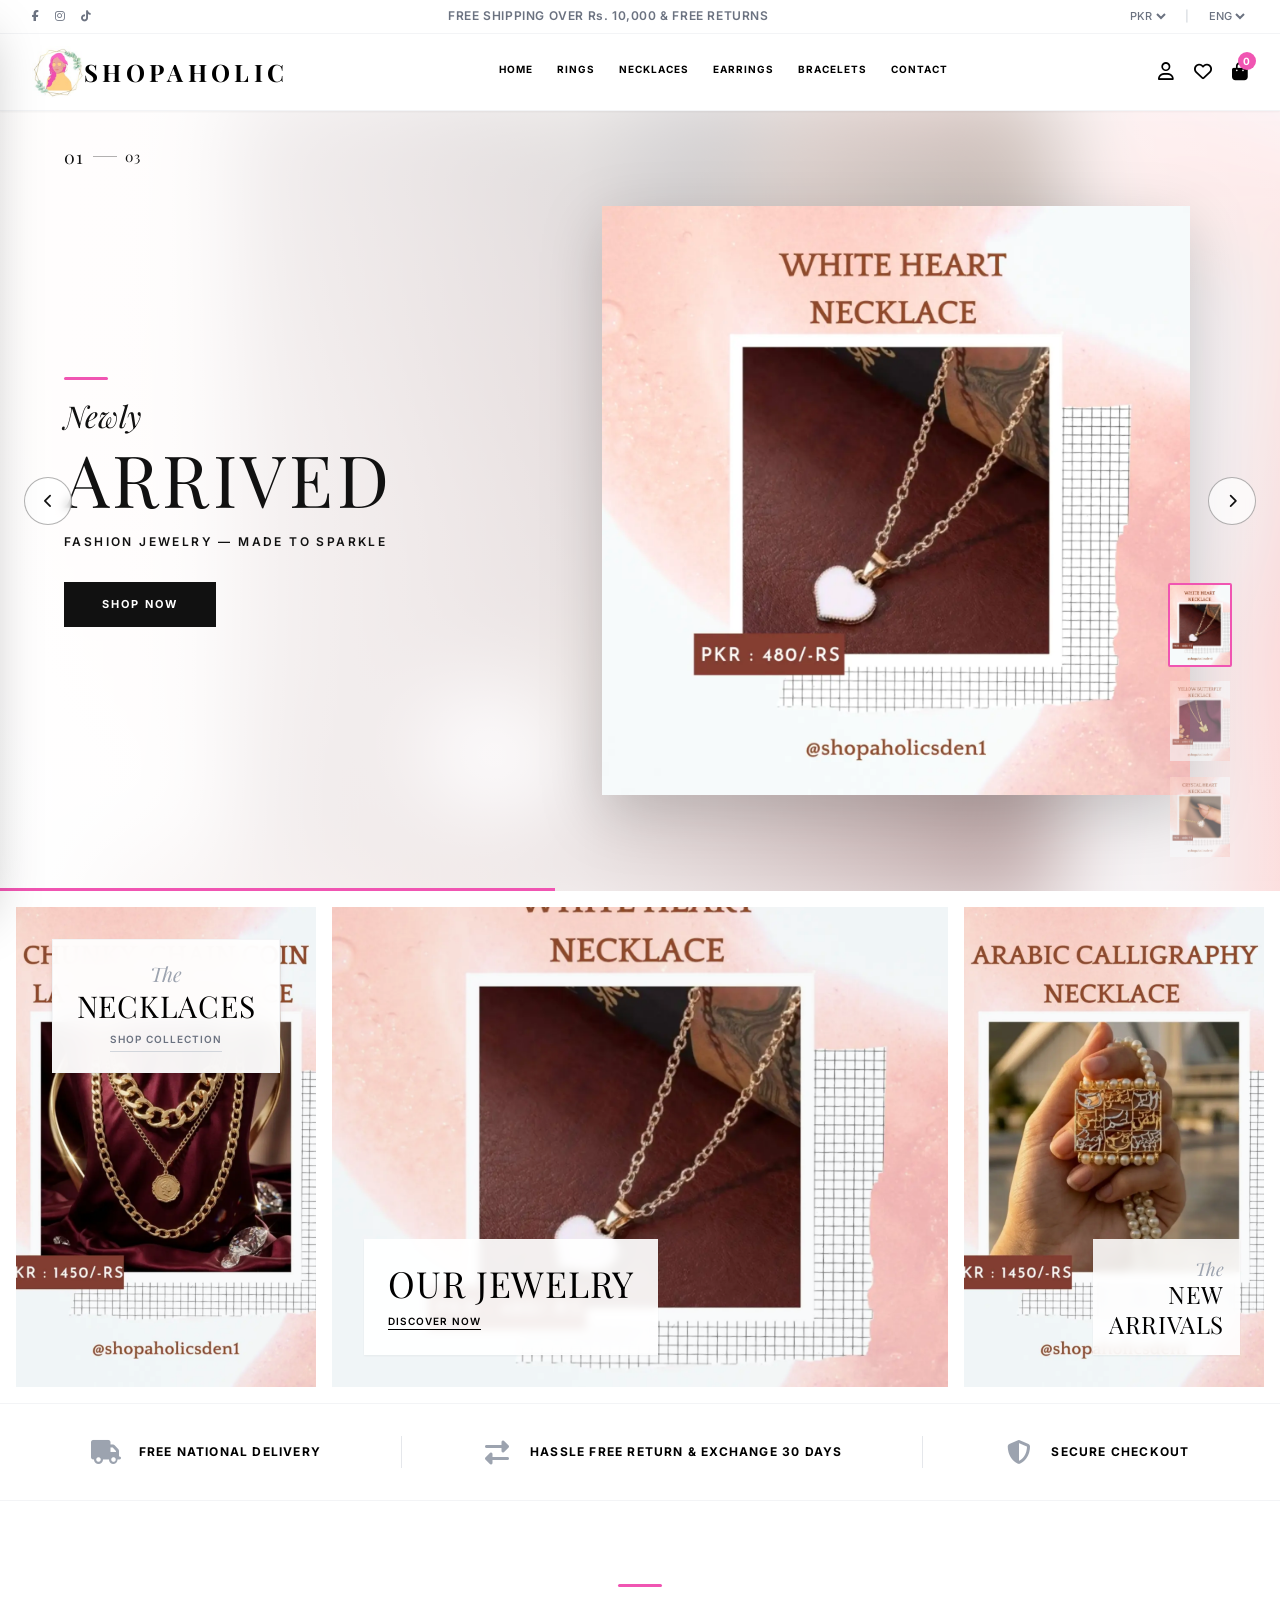
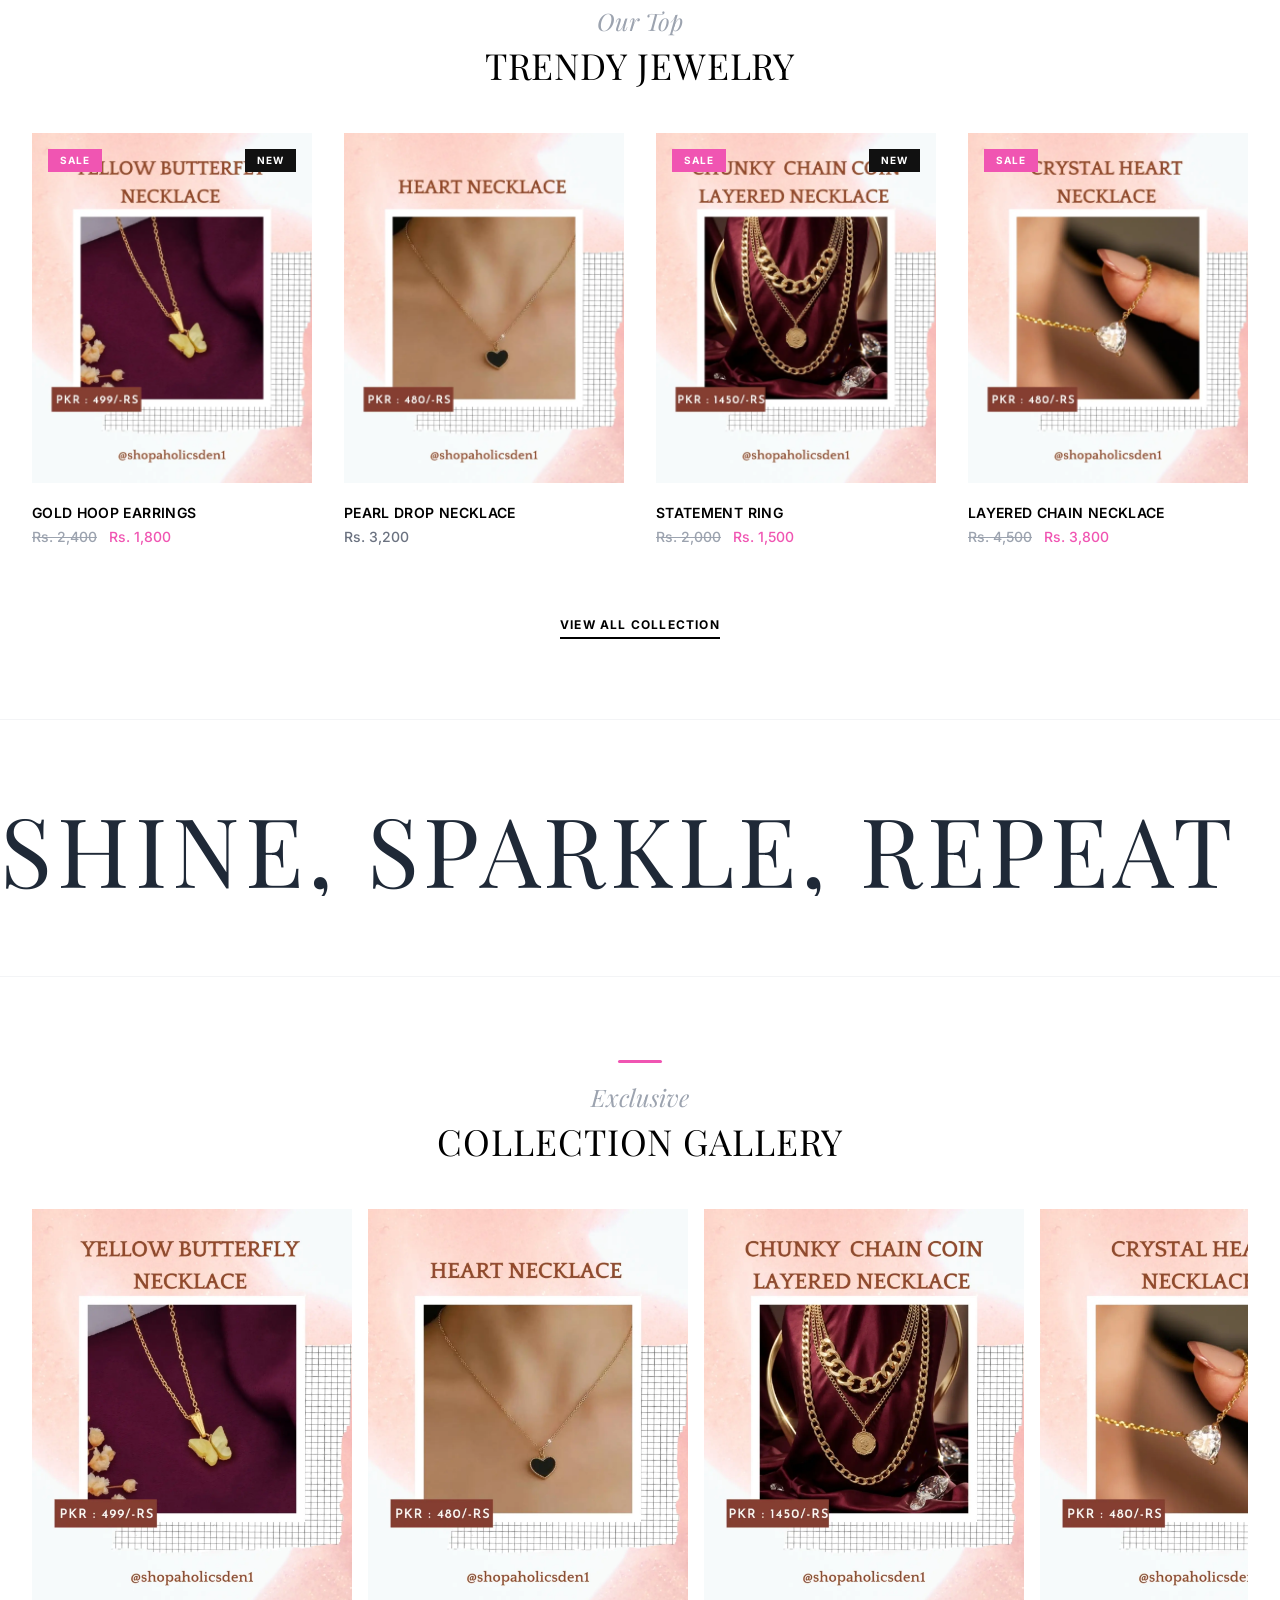
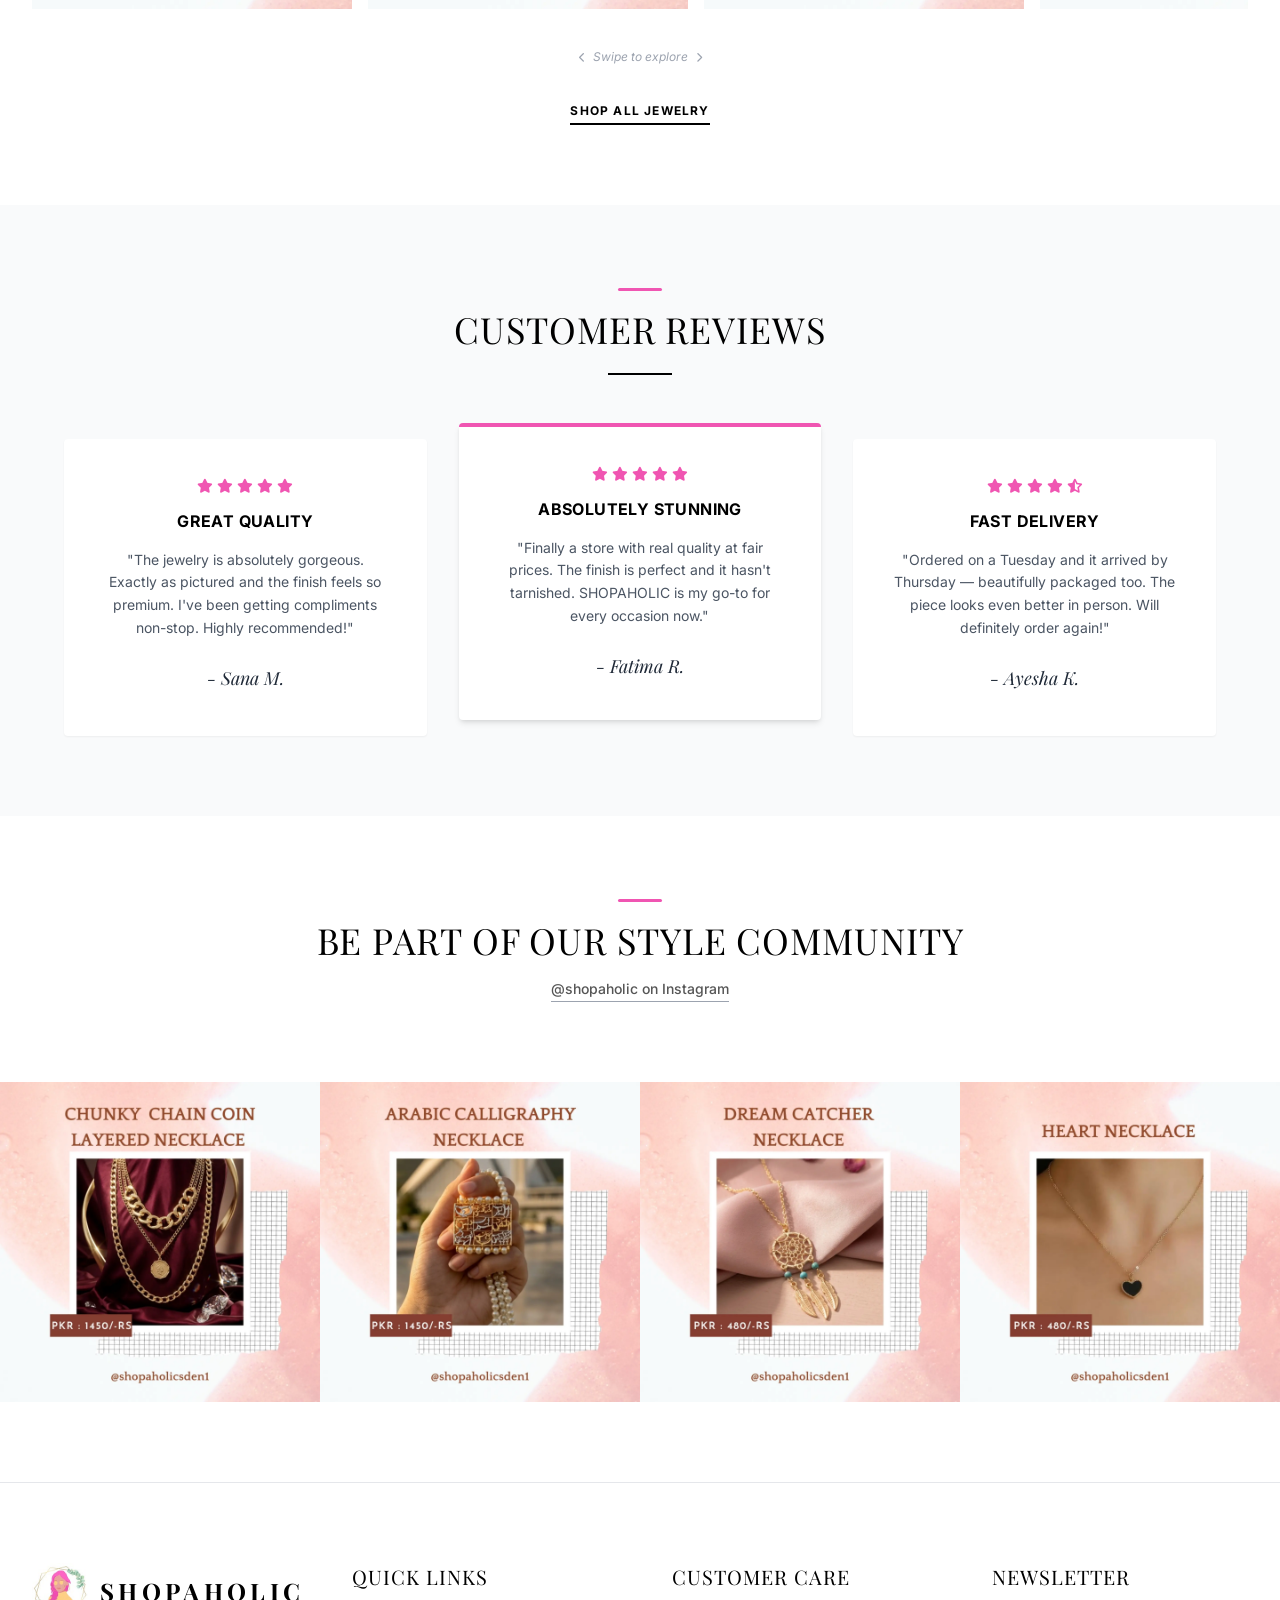
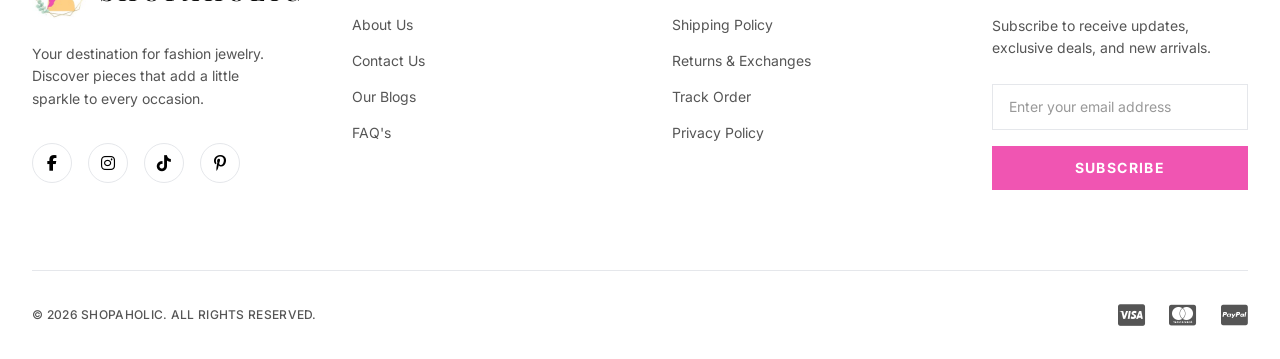
<file: index.html>
<!DOCTYPE html>
<html lang="en">
<head>
<meta charset="utf-8"/>
<meta content="width=device-width, initial-scale=1.0" name="viewport"/>
<meta content="SHOPAHOLIC — Fashion Jewelry. Shop our curated collection of rings, necklaces, earrings and bracelets. Free shipping across Pakistan on orders over Rs. 10,000." name="description"/>
<meta content="index, follow" name="robots"/>
<meta content="SHOPAHOLIC — Fashion Jewelry" property="og:title"/>
<meta content="Shop our curated collection of fashion jewelry." property="og:description"/>
<meta content="website" property="og:type"/>
<title>SHOPAHOLIC — Fashion Jewelry</title>
<link href="https://fonts.googleapis.com/css2?family=Inter:wght@300;400;500;600&family=Playfair+Display:ital,wght@0,400;0,500;0,600;0,700;1,400;1,500&display=swap" rel="stylesheet"/>
<link href="https://cdnjs.cloudflare.com/ajax/libs/font-awesome/6.4.0/css/all.min.css" rel="stylesheet"/>
<link href="assets/css/style.css" rel="stylesheet"/>
<script defer src="assets/js/home.js"></script>
<link href="https://fonts.googleapis.com" rel="preconnect"/>
<link crossorigin="" href="https://fonts.gstatic.com" rel="preconnect"/>
<style>
  :root {
    --pink: #F055B2;
    --pink-light: #fdeaf6;
    --pink-mid: #f58bd0;
  }
  /* Override accent to pink */
  .text-accent { color: var(--pink) !important; }
  .bg-accent { background-color: var(--pink) !important; }
  .border-accent { border-color: var(--pink) !important; }
  .hover\:text-accent:hover { color: var(--pink) !important; }
  .hover\:bg-accent:hover { background-color: var(--pink) !important; }
  .hover\:border-accent:hover { border-color: var(--pink) !important; }
  .group:hover .group-hover\:text-accent { color: var(--pink) !important; }
  .group:hover .group-hover\:border-accent { border-color: var(--pink) !important; }


  /* Pink CTA button */
  .btn-pink {
    background-color: var(--pink);
    color: #fff;
    border: 2px solid var(--pink);
    transition: background .2s, color .2s;
  }
  .btn-pink:hover {
    background-color: #fff;
    color: var(--pink);
  }
  .btn-outline-pink {
    background-color: #fff;
    color: var(--pink);
    border: 2px solid var(--pink);
    transition: background .2s, color .2s;
  }
  .btn-outline-pink:hover {
    background-color: var(--pink);
    color: #fff;
  }

  /* Hero "Shop Now" */
  .hero-cta {
    display: inline-block;
    background: #fff;
    color: #111;
    padding: 12px 36px;
    font-size: 11px;
    font-weight: 700;
    letter-spacing: .18em;
    text-transform: uppercase;
    border: 2px solid #fff;
    transition: background .22s, color .22s, border-color .22s;
  }
  .hero-cta:hover {
    background: var(--pink);
    color: #fff;
    border-color: var(--pink);
  }

  /* Marquee pink highlight */
  .marquee-pink { color: var(--pink); }

  /* Section accent line */
  .section-accent-line {
    display: inline-block;
    width: 44px; height: 3px;
    background: var(--pink);
    border-radius: 2px;
    margin-bottom: 12px;
  }

  /* Info bar icon pink on hover */
  .info-item:hover .info-icon { color: var(--pink); }
  .info-item:hover span { color: var(--pink); }

  /* Category bar active */
  a.cat-bar-link:hover span, a.cat-bar-link:focus span { color: var(--pink); }

  /* Reviews featured card top border */
  .review-featured { border-top: 4px solid var(--pink); }

  /* Footer newsletter subscribe button */
  .footer-subscribe { background: var(--pink); color: #fff; border: none; }
  .footer-subscribe:hover { background: #d63f9a; }

  /* Back to top */
  #back-to-top:hover { background: var(--pink) !important; }

  /* Trendy grid card hover text */
  .trendy-card:hover h4 { color: var(--pink); }

  /* Shopaholic: white footer, black text */
  .site-footer .text-gray-400, .site-footer .text-gray-500 { color:#555 !important; }
  .site-footer .hover\:text-white:hover { color:var(--pink) !important; }
  .site-footer .border-gray-700, .site-footer .border-gray-800 { border-color:#e5e7eb !important; }
  .site-footer input { color:#111 !important; }
  .site-footer input::placeholder { color:#999 !important; }
  .site-footer input:focus { border-color:var(--pink) !important; }
  .site-footer .hover\:bg-accent:hover { color:#fff !important; }
  .site-footer .text-white { color:#111 !important; }
  .shopaholic-logo-img { height:52px; width:auto; object-fit:contain; }
  @media (max-width:640px){ .shopaholic-logo-img{ height:40px; } }

  /* ===== Hero ===== */
  /* Mobile (default): original full-bleed look */
  #heroCarousel .hero-bg { display:none; }
  #heroCarousel .hero-wash { position:absolute; inset:0; z-index:1; background:linear-gradient(to top,rgba(0,0,0,.7),rgba(0,0,0,.1) 50%,rgba(0,0,0,.2)); }
  #heroCarousel .hero-fg { position:absolute; inset:0; z-index:0; width:100%; height:100%; object-fit:cover; object-position:center; }

  /* Desktop: split layout, poster image shown whole */
  @media (min-width: 1024px) {
    #heroCarousel { background:#fdf2f8 !important; }
    #heroCarousel .hero-bg { display:block; position:absolute; inset:0; width:100%; height:100%; object-fit:cover; filter:blur(36px) saturate(1.1); transform:scale(1.25); opacity:.6; }
    #heroCarousel .hero-wash { z-index:0; background:linear-gradient(90deg,rgba(255,255,255,.96) 0%,rgba(255,255,255,.78) 45%,rgba(255,255,255,.15) 100%); }
    #heroCarousel .hero-fg { z-index:1; inset:auto; right:7%; top:32px; bottom:32px; width:46%; height:calc(100% - 64px); object-fit:contain; object-position:center; filter:drop-shadow(0 18px 30px rgba(0,0,0,.18)); }
    #heroCarousel .max-w-lg, #heroCarousel .max-w-lg *:not(.hero-cta):not(.section-accent-line) { color:#111 !important; text-shadow:none !important; filter:none !important; }
    #heroCarousel .max-w-lg h3 { color:#777 !important; }
    #heroCarousel .hero-cta { background:#111; color:#fff !important; border-color:#111; }
    #heroCarousel .hero-cta:hover { background:var(--pink); border-color:var(--pink); }
    #heroCarousel .hero-counter-current, #heroCarousel .hero-counter-total { color:#111; }
    #heroCarousel [class*="bg-white/50"] { background:rgba(0,0,0,.3) !important; }
    #heroCarousel .hero-prev, #heroCarousel .hero-next { color:#111 !important; border-color:rgba(0,0,0,.3) !important; background:rgba(255,255,255,.7); }
    #heroCarousel .hero-prev:hover, #heroCarousel .hero-next:hover { background:var(--pink); border-color:var(--pink) !important; color:#fff !important; }
    .hero-thumb.active { border-color: var(--pink) !important; }
  }
  /* Opacity-variant utilities missing from compiled Tailwind: give label boxes a real white background */
  .bg-white\/95 { background-color: rgba(255,255,255,.95) !important; }
  .bg-white\/90 { background-color: rgba(255,255,255,.92) !important; }
  .bg-white\/80 { background-color: rgba(255,255,255,.88) !important; }
  .bg-white\/70 { background-color: rgba(255,255,255,.8) !important; }
</style>
</head>
<body class="bg-white text-primary font-sans antialiased overflow-x-hidden">

<!-- Top Bar -->
<div class="w-full bg-white border-b border-gray-100 py-2 px-4 sm:px-8 text-[10px] sm:text-[11px] font-medium text-gray-500 flex justify-between items-center flex-wrap gap-y-2">
  <div class="flex items-center space-x-4 hidden sm:flex">
    <a class="hover:text-pink-500 transition-colors" href="#" style="color:inherit"><i class="fab fa-facebook-f"></i></a>
    <a class="hover:text-pink-500 transition-colors" href="#" style="color:inherit"><i class="fab fa-instagram"></i></a>
    <a class="hover:text-pink-500 transition-colors" href="#" style="color:inherit"><i class="fab fa-tiktok"></i></a>
  </div>
  <div class="text-center flex-grow text-xs tracking-wider font-semibold">
    <span>FREE SHIPPING OVER Rs. 10,000 &amp; FREE RETURNS</span>
  </div>
  <div class="flex items-center space-x-4">
    <select class="bg-transparent border-none outline-none cursor-pointer">
      <option>PKR</option>
      <option>USD</option>
    </select>
    <span class="text-gray-300">|</span>
    <select class="bg-transparent border-none outline-none cursor-pointer">
      <option>ENG</option>
    </select>
  </div>
</div>

<!-- Header -->
<header class="w-full bg-white px-4 sm:px-8 py-3 md:py-4 flex justify-between items-center sticky top-0 z-50 shadow-sm border-b border-gray-100">
  <button aria-label="Open menu" class="lg:hidden text-gray-700 hover:text-gray-900 text-xl transition-colors" id="mobile-menu-btn">
    <i class="fas fa-bars"></i>
  </button>
  <!-- Logo -->
  <a class="flex-grow lg:flex-grow-0 flex items-center justify-center lg:justify-start text-decoration-none" href="index.html">
    <img alt="Shopaholic" class="shopaholic-logo-img" src="images/logo.png"/><span class="font-serif font-bold tracking-widest text-black text-xl sm:text-2xl ml-2 hidden sm:inline" style="font-family:'Playfair Display',serif; letter-spacing:0.18em;">SHOPAHOLIC</span>
  </a>
  <nav class="hidden lg:flex space-x-6 xl:space-x-8 text-[10px] font-bold tracking-widest uppercase">
    <a class="hover:text-accent transition-colors border-b-2 border-transparent hover:border-accent pb-0.5" href="index.html">HOME</a>
    <a class="hover:text-accent transition-colors border-b-2 border-transparent hover:border-accent pb-0.5" href="shop.html?cat=rings">RINGS</a>
    <a class="hover:text-accent transition-colors border-b-2 border-transparent hover:border-accent pb-0.5" href="shop.html?cat=necklaces">NECKLACES</a>
    <a class="hover:text-accent transition-colors border-b-2 border-transparent hover:border-accent pb-0.5" href="shop.html?cat=earrings">EARRINGS</a>
    <a class="hover:text-accent transition-colors border-b-2 border-transparent hover:border-accent pb-0.5" href="shop.html?cat=bracelets">BRACELETS</a>
    <a class="hover:text-accent transition-colors border-b-2 border-transparent hover:border-accent pb-0.5" href="#">CONTACT</a>
  </nav>
  <div class="flex items-center space-x-5 text-lg">
    <button class="hover:text-accent transition-colors hidden sm:block"><i class="far fa-user"></i></button>
    <button class="hover:text-accent transition-colors hidden sm:block"><i class="far fa-heart"></i></button>
    <button class="hover:text-accent transition-colors relative" onclick="window.location.href='checkout.html'">
      <i class="fas fa-shopping-bag"></i>
      <span class="absolute -top-1.5 -right-2 bg-accent text-white text-[10px] w-[18px] h-[18px] flex items-center justify-center rounded-full font-bold cart-counter-badge">0</span>
    </button>
  </div>
</header>

<!-- Mobile Menu Overlay -->
<div class="mobile-menu-overlay fixed inset-0 bg-black/50 z-[60] backdrop-blur-sm" id="mobile-menu-overlay" onclick="closeMobileMenu()"></div>
<!-- Mobile Menu Panel -->
<div class="mobile-menu-panel fixed top-0 left-0 h-full w-[280px] max-w-[80vw] bg-white z-[70] shadow-2xl overflow-y-auto" id="mobile-menu-panel">
  <div class="flex items-center justify-between px-6 py-5 border-b border-gray-100">
    <span class="flex items-center gap-2"><img alt="Shopaholic" class="shopaholic-logo-img" src="images/logo.png" style="height:36px"/><span class="font-serif font-bold tracking-widest text-black text-lg" style="letter-spacing:0.15em;">SHOPAHOLIC</span></span>    <button aria-label="Close menu" class="w-9 h-9 rounded-full hover:bg-gray-100 flex items-center justify-center transition-colors" onclick="closeMobileMenu()">
      <i class="fas fa-times text-sm"></i>
    </button>
  </div>
  <nav class="flex flex-col px-6 py-4 space-y-1 overflow-y-auto">
    <a class="py-2.5 text-sm font-bold uppercase tracking-widest border-b border-gray-100 hover:text-accent transition-colors" href="index.html">Home</a>
    <a class="py-2.5 text-sm font-bold uppercase tracking-widest border-b border-gray-100 hover:text-accent transition-colors" href="shop.html?cat=rings">Rings</a>
    <a class="py-2.5 text-sm font-bold uppercase tracking-widest border-b border-gray-100 hover:text-accent transition-colors" href="shop.html?cat=necklaces">Necklaces</a>
    <a class="py-2.5 text-sm font-bold uppercase tracking-widest border-b border-gray-100 hover:text-accent transition-colors" href="shop.html?cat=earrings">Earrings</a>
    <a class="py-2.5 text-sm font-bold uppercase tracking-widest border-b border-gray-100 hover:text-accent transition-colors" href="shop.html?cat=bracelets">Bracelets</a>
    <a class="py-2.5 text-sm font-bold uppercase tracking-widest border-b border-gray-100 hover:text-accent transition-colors" href="#">Contact</a>
  </nav>
  <div class="px-6 pb-6 flex items-center space-x-5 text-lg text-gray-500">
    <a class="hover:text-accent transition-colors" href="#"><i class="fab fa-facebook-f"></i></a>
    <a class="hover:text-accent transition-colors" href="#"><i class="fab fa-instagram"></i></a>
    <a class="hover:text-accent transition-colors" href="#"><i class="fab fa-tiktok"></i></a>
  </div>
</div>

<!-- Hero Carousel -->
<section class="hero-carousel relative w-full h-[560px] sm:h-[640px] md:h-[780px] overflow-hidden bg-black" id="heroCarousel">
  <!-- Slides -->
  <div class="hero-slides absolute inset-0 w-full h-full">
    <div class="hero-slide active absolute inset-0 w-full h-full" data-index="0">
      <img alt="" aria-hidden="true" class="hero-bg" src="images/7.webp"/>
      <div class="hero-wash"></div>
      <img alt="SHOPAHOLIC jewelry collection" class="hero-slide-img hero-fg" src="images/7.webp"/>
    </div>
    <div class="hero-slide absolute inset-0 w-full h-full" data-index="1">
      <img alt="" aria-hidden="true" class="hero-bg" src="images/1.webp"/>
      <div class="hero-wash"></div>
      <img alt="SHOPAHOLIC jewelry" class="hero-slide-img hero-fg" src="images/1.webp"/>
    </div>
    <div class="hero-slide absolute inset-0 w-full h-full" data-index="2">
      <img alt="" aria-hidden="true" class="hero-bg" src="images/5.webp"/>
      <div class="hero-wash"></div>
      <img alt="SHOPAHOLIC premium jewelry" class="hero-slide-img hero-fg" src="images/5.webp"/>
    </div>
  </div>
  <!-- Overlay Link -->
  <a aria-label="Shop new collection" class="absolute inset-0 z-10 cursor-pointer" href="shop.html"></a>
  <!-- Text Overlay -->
  <div class="absolute inset-0 z-20 flex flex-col justify-end md:justify-center px-6 sm:px-10 md:px-16 pb-16 md:pb-0 pointer-events-none">
    <div class="max-w-lg text-white pointer-events-auto">
      <div class="section-accent-line mb-4"></div>
      <h3 class="font-serif text-2xl md:text-3xl italic text-white/80 mb-1 md:mb-2 fade-in">Newly</h3>
      <h1 class="font-serif text-5xl sm:text-6xl md:text-7xl mb-3 md:mb-5 tracking-wider uppercase drop-shadow-lg fade-in">ARRIVED</h1>
      <p class="text-[11px] sm:text-xs font-semibold text-white/80 mb-6 md:mb-8 uppercase tracking-[0.2em] fade-in">Fashion Jewelry — Made to Sparkle</p>
      <a class="hero-cta" href="shop.html">Shop Now</a>
    </div>
  </div>
  <!-- Slide Counter -->
  <div class="absolute top-6 sm:top-8 left-6 sm:left-10 md:left-16 z-30 text-white font-serif tracking-widest text-xs sm:text-sm flex items-center gap-2">
    <span class="hero-counter-current text-base sm:text-lg">01</span>
    <span class="w-6 h-px bg-white/50"></span>
    <span class="hero-counter-total">03</span>
  </div>
  <!-- Prev / Next Arrows -->
  <button aria-label="Previous slide" class="hero-prev absolute left-4 sm:left-6 top-1/2 -translate-y-1/2 z-30 w-10 h-10 sm:w-12 sm:h-12 rounded-full border border-white/40 text-white flex items-center justify-center hover:bg-accent hover:border-accent transition-colors backdrop-blur-sm">
    <i class="fas fa-chevron-left text-sm"></i>
  </button>
  <button aria-label="Next slide" class="hero-next absolute right-4 sm:right-6 top-1/2 -translate-y-1/2 z-30 w-10 h-10 sm:w-12 sm:h-12 rounded-full border border-white/40 text-white flex items-center justify-center hover:bg-accent hover:border-accent transition-colors backdrop-blur-sm">
    <i class="fas fa-chevron-right text-sm"></i>
  </button>
  <!-- Thumbnail Rail -->
  <div class="hero-thumbs absolute z-30 bottom-6 sm:bottom-8 right-4 sm:right-8 md:right-12 flex flex-row md:flex-col gap-3">
    <button aria-label="View slide 1" class="hero-thumb active" data-index="0">
      <img alt="Look 1" src="images/7.webp"/>
    </button>
    <button aria-label="View slide 2" class="hero-thumb" data-index="1">
      <img alt="Look 2" src="images/1.webp"/>
    </button>
    <button aria-label="View slide 3" class="hero-thumb" data-index="2">
      <img alt="Look 3" src="images/5.webp"/>
    </button>
  </div>
  <!-- Progress Bar -->
  <div class="absolute bottom-0 left-0 z-30 h-[3px] hero-progress" style="width:0%; background: var(--pink, #F055B2);"></div>
</section>

<!-- Grid Banners -->
<section class="w-full p-2 sm:p-4 grid grid-cols-1 md:grid-cols-4 gap-2 sm:gap-4 bg-white">
  <!-- Left Banner -->
  <a class="md:col-span-1 relative bg-gray-50 h-[250px] sm:h-[350px] md:h-[480px] group overflow-hidden cursor-pointer flex flex-col justify-between items-center p-6 sm:p-8" href="shop.html">
    <div class="z-10 text-center relative bg-white/95 backdrop-blur-md px-6 py-5 inline-block shadow-md border border-gray-100">
      <h3 class="font-serif text-xl italic text-gray-400">The</h3>
      <h2 class="font-serif text-3xl text-black uppercase tracking-wide">NECKLACES</h2>
      <p class="text-[10px] font-semibold text-gray-500 uppercase tracking-widest mt-2 border-b border-gray-300 inline-block pb-1">Shop Collection</p>
    </div>
    <img alt="Necklaces collection" class="absolute inset-0 w-full h-full object-cover object-center mix-blend-multiply group-hover:scale-105 transition-transform duration-700" src="images/4.webp"/>
  </a>
  <!-- Middle Banner -->
  <a class="md:col-span-2 relative bg-gray-50 h-[250px] sm:h-[350px] md:h-[480px] group overflow-hidden cursor-pointer p-6 sm:p-8 flex flex-col justify-end block" href="shop.html">
    <img alt="Our Jewelry" class="absolute inset-0 w-full h-full object-cover object-center mix-blend-multiply group-hover:scale-105 transition-transform duration-700" src="images/7.webp"/>
    <div class="z-10 bg-white/90 backdrop-blur-sm p-6 inline-block self-start shadow-sm">
      <h2 class="font-serif text-3xl md:text-4xl text-black uppercase tracking-wide mb-1">OUR JEWELRY</h2>
      <span class="text-[10px] font-semibold uppercase tracking-widest pb-0.5 group-hover:text-accent transition-colors" style="border-bottom:1px solid currentColor">Discover Now</span>
    </div>
  </a>
  <!-- Right Banner -->
  <a class="md:col-span-1 relative bg-gray-50 h-[250px] sm:h-[350px] md:h-[480px] group overflow-hidden cursor-pointer p-6 flex flex-col justify-end items-end text-right block" href="shop.html">
    <img alt="New Arrivals" class="absolute inset-0 w-full h-full object-cover object-center mix-blend-multiply group-hover:scale-105 transition-transform duration-700" src="images/6.webp"/>
    <div class="z-10 relative bg-white/80 backdrop-blur-sm p-4 inline-block shadow-sm mb-2">
      <h3 class="font-serif text-lg italic text-gray-400">The</h3>
      <h2 class="font-serif text-2xl text-black uppercase tracking-wide -mt-1 leading-tight">NEW<br/>ARRIVALS</h2>
    </div>
  </a>
</section>

<!-- Info Bar -->
<section class="w-full bg-white border-y border-gray-100 py-6 md:py-8 px-4 flex flex-col md:flex-row justify-center items-center gap-6 md:gap-10 lg:gap-20 text-[10px] md:text-xs font-bold tracking-widest uppercase">
  <div class="info-item flex flex-row items-center space-x-4 text-black cursor-pointer transition-colors text-left w-full sm:w-auto justify-start sm:justify-center group">
    <i class="info-icon fas fa-truck text-xl md:text-2xl text-gray-400 group-hover:text-accent transition-colors shrink-0 w-8 text-center"></i>
    <span class="group-hover:text-accent transition-colors">Free National Delivery</span>
  </div>
  <div class="hidden md:block w-px h-8 bg-gray-200"></div>
  <div class="info-item flex flex-row items-center space-x-4 text-black cursor-pointer transition-colors text-left w-full sm:w-auto justify-start sm:justify-center group">
    <i class="info-icon fas fa-exchange-alt text-xl md:text-2xl text-gray-400 group-hover:text-accent transition-colors shrink-0 w-8 text-center"></i>
    <span class="group-hover:text-accent transition-colors">Hassle Free Return &amp; Exchange 30 Days</span>
  </div>
  <div class="hidden lg:block w-px h-8 bg-gray-200"></div>
  <div class="info-item flex flex-row items-center space-x-4 text-black cursor-pointer transition-colors text-left w-full sm:w-auto justify-start sm:justify-center group">
    <i class="info-icon fas fa-shield-alt text-xl md:text-2xl text-gray-400 group-hover:text-accent transition-colors shrink-0 w-8 text-center"></i>
    <span class="group-hover:text-accent transition-colors">Secure Checkout</span>
  </div>
</section>

<!-- Trendy Jewelry -->
<section class="w-full py-20 px-4 sm:px-8 bg-white text-center">
  <div class="section-accent-line mx-auto"></div>
  <h3 class="font-serif text-2xl italic text-gray-400 mb-2">Our Top</h3>
  <h2 class="font-serif text-4xl text-black uppercase tracking-wide mb-12">Trendy Jewelry</h2>
  <div class="grid grid-cols-2 sm:grid-cols-2 lg:grid-cols-4 gap-3 sm:gap-8" id="trendy-grid">
    <!-- Injected by JS -->
  </div>
  <div class="mt-16">
    <a class="inline-block border-b-2 border-black text-black font-bold uppercase tracking-widest text-xs pb-1 hover:text-accent hover:border-accent transition-colors" href="shop.html">View All Collection</a>
  </div>
</section>

<!-- Marquee -->
<section class="w-full py-20 overflow-hidden bg-white border-y border-gray-100 flex items-center">
  <div class="marquee-container w-full">
    <div class="marquee-content flex items-center space-x-16">
      <div class="flex items-center space-x-16 text-6xl md:text-8xl font-serif uppercase tracking-wider whitespace-nowrap">
        <span class="text-gray-800">Shine, Sparkle, Repeat</span>
        <i class="fas fa-certificate text-3xl" style="color:var(--pink)"></i>
        <span class="text-transparent" style="-webkit-text-stroke: 1.5px #F055B2;">The Jewelry Collection</span>
        <i class="fas fa-certificate text-3xl" style="color:var(--pink)"></i>
      </div>
      <div class="flex items-center space-x-16 text-6xl md:text-8xl font-serif uppercase tracking-wider whitespace-nowrap">
        <span class="text-gray-800">Shine, Sparkle, Repeat</span>
        <i class="fas fa-certificate text-3xl" style="color:var(--pink)"></i>
        <span class="text-transparent" style="-webkit-text-stroke: 1.5px #F055B2;">The Jewelry Collection</span>
        <i class="fas fa-certificate text-3xl" style="color:var(--pink)"></i>
      </div>
    </div>
  </div>
</section>

<!-- Collection Gallery Slider -->
<section class="w-full py-20 px-4 sm:px-8 bg-white text-center">
  <div class="section-accent-line mx-auto"></div>
  <h3 class="font-serif text-2xl italic text-gray-400 mb-2">Exclusive</h3>
  <h2 class="font-serif text-4xl text-black uppercase tracking-wide mb-12">Collection Gallery</h2>
  <div class="w-full overflow-hidden relative">
    <div class="flex overflow-x-auto snap-x snap-mandatory no-scrollbar space-x-4 pb-8 items-center max-w-7xl mx-auto" id="collection-slider">
      <!-- Injected by JS -->
    </div>
    <p class="text-xs text-gray-400 mt-2 italic flex justify-center items-center gap-2">
      <i class="fas fa-chevron-left text-[10px]"></i> Swipe to explore <i class="fas fa-chevron-right text-[10px]"></i>
    </p>
  </div>
  <div class="mt-8">
    <a class="inline-block border-b-2 border-black text-black font-bold uppercase tracking-widest text-xs pb-1 hover:text-accent hover:border-accent transition-colors" href="shop.html">Shop All Jewelry</a>
  </div>
</section>

<!-- Customer Reviews -->
<section class="w-full py-20 px-4 sm:px-8 bg-gray-50">
  <div class="text-center mb-16">
    <div class="section-accent-line mx-auto"></div>
    <h2 class="font-serif text-3xl md:text-4xl text-black uppercase tracking-wide">Customer Reviews</h2>
    <div class="w-16 h-0.5 bg-black mx-auto mt-6"></div>
  </div>
  <div class="grid grid-cols-1 md:grid-cols-3 gap-8 max-w-6xl mx-auto">
    <div class="bg-white p-10 rounded shadow-sm text-center">
      <div class="flex justify-center mb-4 text-sm space-x-1" style="color:var(--pink)">
        <i class="fas fa-star"></i><i class="fas fa-star"></i><i class="fas fa-star"></i><i class="fas fa-star"></i><i class="fas fa-star"></i>
      </div>
      <h4 class="font-bold text-black uppercase tracking-wide mb-4">Great Quality</h4>
      <p class="text-gray-600 text-sm mb-6 leading-relaxed">"The jewelry is absolutely gorgeous. Exactly as pictured and the finish feels so premium. I've been getting compliments non-stop. Highly recommended!"</p>
      <p class="font-serif italic text-gray-800 text-lg">- Sana M.</p>
    </div>
    <div class="bg-white p-10 rounded shadow-md text-center transform md:-translate-y-4 review-featured">
      <div class="flex justify-center mb-4 text-sm space-x-1" style="color:var(--pink)">
        <i class="fas fa-star"></i><i class="fas fa-star"></i><i class="fas fa-star"></i><i class="fas fa-star"></i><i class="fas fa-star"></i>
      </div>
      <h4 class="font-bold text-black uppercase tracking-wide mb-4">Absolutely Stunning</h4>
      <p class="text-gray-600 text-sm mb-6 leading-relaxed">"Finally a store with real quality at fair prices. The finish is perfect and it hasn't tarnished. SHOPAHOLIC is my go-to for every occasion now."</p>
      <p class="font-serif italic text-gray-800 text-lg">- Fatima R.</p>
    </div>
    <div class="bg-white p-10 rounded shadow-sm text-center">
      <div class="flex justify-center mb-4 text-sm space-x-1" style="color:var(--pink)">
        <i class="fas fa-star"></i><i class="fas fa-star"></i><i class="fas fa-star"></i><i class="fas fa-star"></i><i class="fas fa-star-half-alt"></i>
      </div>
      <h4 class="font-bold text-black uppercase tracking-wide mb-4">Fast Delivery</h4>
      <p class="text-gray-600 text-sm mb-6 leading-relaxed">"Ordered on a Tuesday and it arrived by Thursday — beautifully packaged too. The piece looks even better in person. Will definitely order again!"</p>
      <p class="font-serif italic text-gray-800 text-lg">- Ayesha K.</p>
    </div>
  </div>
</section>

<!-- Style Community / Instagram Grid -->
<section class="w-full py-20 text-center bg-white">
  <div class="section-accent-line mx-auto"></div>
  <h2 class="font-serif text-3xl md:text-4xl text-black uppercase tracking-wide mb-4">Be Part Of Our Style Community</h2>
  <a class="font-medium text-sm mb-12 inline-block border-b border-gray-400 pb-0.5 hover:text-accent hover:border-accent transition-colors" href="#" style="color:#555">@shopaholic on Instagram</a>
  <div class="grid grid-cols-2 md:grid-cols-4 gap-0 w-full max-w-full overflow-hidden mt-8">
    <div class="group relative aspect-square overflow-hidden cursor-pointer bg-gray-50">
      <img alt="SHOPAHOLIC Instagram 1" class="w-full h-full object-cover group-hover:scale-110 transition-transform duration-700" src="images/4.webp"/>
      <div class="absolute inset-0 opacity-0 group-hover:opacity-100 transition-opacity flex items-center justify-center" style="background:rgba(233,30,140,0.35)">
        <i class="fab fa-instagram text-white text-4xl transform scale-50 group-hover:scale-100 transition-transform duration-500"></i>
      </div>
    </div>
    <div class="group relative aspect-square overflow-hidden cursor-pointer bg-gray-50">
      <img alt="SHOPAHOLIC Instagram 2" class="w-full h-full object-cover group-hover:scale-110 transition-transform duration-700" src="images/6.webp"/>
      <div class="absolute inset-0 opacity-0 group-hover:opacity-100 transition-opacity flex items-center justify-center" style="background:rgba(233,30,140,0.35)">
        <i class="fab fa-instagram text-white text-4xl transform scale-50 group-hover:scale-100 transition-transform duration-500"></i>
      </div>
    </div>
    <div class="group relative aspect-square overflow-hidden cursor-pointer bg-gray-50">
      <img alt="SHOPAHOLIC Instagram 3" class="w-full h-full object-cover group-hover:scale-110 transition-transform duration-700" src="images/10.webp"/>
      <div class="absolute inset-0 opacity-0 group-hover:opacity-100 transition-opacity flex items-center justify-center" style="background:rgba(233,30,140,0.35)">
        <i class="fab fa-instagram text-white text-4xl transform scale-50 group-hover:scale-100 transition-transform duration-500"></i>
      </div>
    </div>
    <div class="group relative aspect-square overflow-hidden cursor-pointer bg-gray-50">
      <img alt="SHOPAHOLIC Instagram 4" class="w-full h-full object-cover group-hover:scale-110 transition-transform duration-700" src="images/3.webp"/>
      <div class="absolute inset-0 opacity-0 group-hover:opacity-100 transition-opacity flex items-center justify-center" style="background:rgba(233,30,140,0.35)">
        <i class="fab fa-instagram text-white text-4xl transform scale-50 group-hover:scale-100 transition-transform duration-500"></i>
      </div>
    </div>
  </div>
</section>

<!-- Footer -->
<footer class="site-footer w-full bg-white text-black border-t border-gray-200 pt-20 pb-8 px-4 sm:px-8">
  <div class="max-w-7xl mx-auto grid grid-cols-1 md:grid-cols-4 gap-12 lg:gap-16">
    <div class="col-span-1 md:col-span-1">
      <span class="flex items-center gap-3 mb-6"><img alt="Shopaholic" src="images/logo.png" style="height:56px;width:auto"/><span class="font-serif font-bold tracking-widest text-black text-2xl" style="letter-spacing:0.18em;">SHOPAHOLIC</span></span>
      <p class="text-gray-400 text-sm mb-8 leading-relaxed pr-4">Your destination for fashion jewelry. Discover pieces that add a little sparkle to every occasion.</p>
      <div class="flex space-x-4">
        <a class="w-10 h-10 rounded-full border border-gray-700 flex items-center justify-center transition-colors hover:border-accent hover:bg-accent" href="#"><i class="fab fa-facebook-f"></i></a>
        <a class="w-10 h-10 rounded-full border border-gray-700 flex items-center justify-center transition-colors hover:border-accent hover:bg-accent" href="#"><i class="fab fa-instagram"></i></a>
        <a class="w-10 h-10 rounded-full border border-gray-700 flex items-center justify-center transition-colors hover:border-accent hover:bg-accent" href="#"><i class="fab fa-tiktok"></i></a>
        <a class="w-10 h-10 rounded-full border border-gray-700 flex items-center justify-center transition-colors hover:border-accent hover:bg-accent" href="#"><i class="fab fa-pinterest-p"></i></a>
      </div>
    </div>
    <div>
      <h4 class="font-serif text-xl uppercase tracking-wider mb-6">Quick Links</h4>
      <ul class="space-y-4 text-sm text-gray-400">
        <li><a class="hover:text-white hover:translate-x-1 inline-block transition-transform duration-300" href="#">About Us</a></li>
        <li><a class="hover:text-white hover:translate-x-1 inline-block transition-transform duration-300" href="#">Contact Us</a></li>
        <li><a class="hover:text-white hover:translate-x-1 inline-block transition-transform duration-300" href="#">Our Blogs</a></li>
        <li><a class="hover:text-white hover:translate-x-1 inline-block transition-transform duration-300" href="#">FAQ's</a></li>
      </ul>
    </div>
    <div>
      <h4 class="font-serif text-xl uppercase tracking-wider mb-6">Customer Care</h4>
      <ul class="space-y-4 text-sm text-gray-400">
        <li><a class="hover:text-white hover:translate-x-1 inline-block transition-transform duration-300" href="#">Shipping Policy</a></li>
        <li><a class="hover:text-white hover:translate-x-1 inline-block transition-transform duration-300" href="#">Returns &amp; Exchanges</a></li>
        <li><a class="hover:text-white hover:translate-x-1 inline-block transition-transform duration-300" href="#">Track Order</a></li>
        <li><a class="hover:text-white hover:translate-x-1 inline-block transition-transform duration-300" href="#">Privacy Policy</a></li>
      </ul>
    </div>
    <div>
      <h4 class="font-serif text-xl uppercase tracking-wider mb-6">Newsletter</h4>
      <p class="text-gray-400 text-sm mb-6 leading-relaxed">Subscribe to receive updates, exclusive deals, and new arrivals.</p>
      <form class="flex flex-col space-y-4" onsubmit="event.preventDefault()">
        <input class="bg-transparent border border-gray-700 px-4 py-3 outline-none text-sm text-white placeholder-gray-500 focus:border-white transition-colors" placeholder="Enter your email address" type="email"/>
        <button class="footer-subscribe px-4 py-3 text-sm font-bold uppercase tracking-widest transition-colors" type="submit">Subscribe</button>
      </form>
    </div>
  </div>
  <div class="max-w-7xl mx-auto mt-20 pt-8 border-t border-gray-800 flex flex-col md:flex-row justify-between items-center text-xs text-gray-500 font-medium tracking-wide">
    <p>© 2026 SHOPAHOLIC. ALL RIGHTS RESERVED.</p>
    <div class="flex space-x-6 mt-6 md:mt-0 text-2xl">
      <i class="fab fa-cc-visa hover:text-white transition-colors cursor-pointer"></i>
      <i class="fab fa-cc-mastercard hover:text-white transition-colors cursor-pointer"></i>
      <i class="fab fa-cc-paypal hover:text-white transition-colors cursor-pointer"></i>
    </div>
  </div>
</footer>

<!-- Back to Top -->
<button aria-label="Back to top" class="fixed bottom-6 right-6 w-12 h-12 bg-black text-white rounded-full flex items-center justify-center shadow-xl z-50 opacity-0 pointer-events-none transition-all duration-300 hover:scale-110" id="back-to-top" onclick="window.scrollTo({top:0,behavior:'smooth'})">
  <i class="fas fa-chevron-up"></i>
</button>

</body>
</html>
</file>
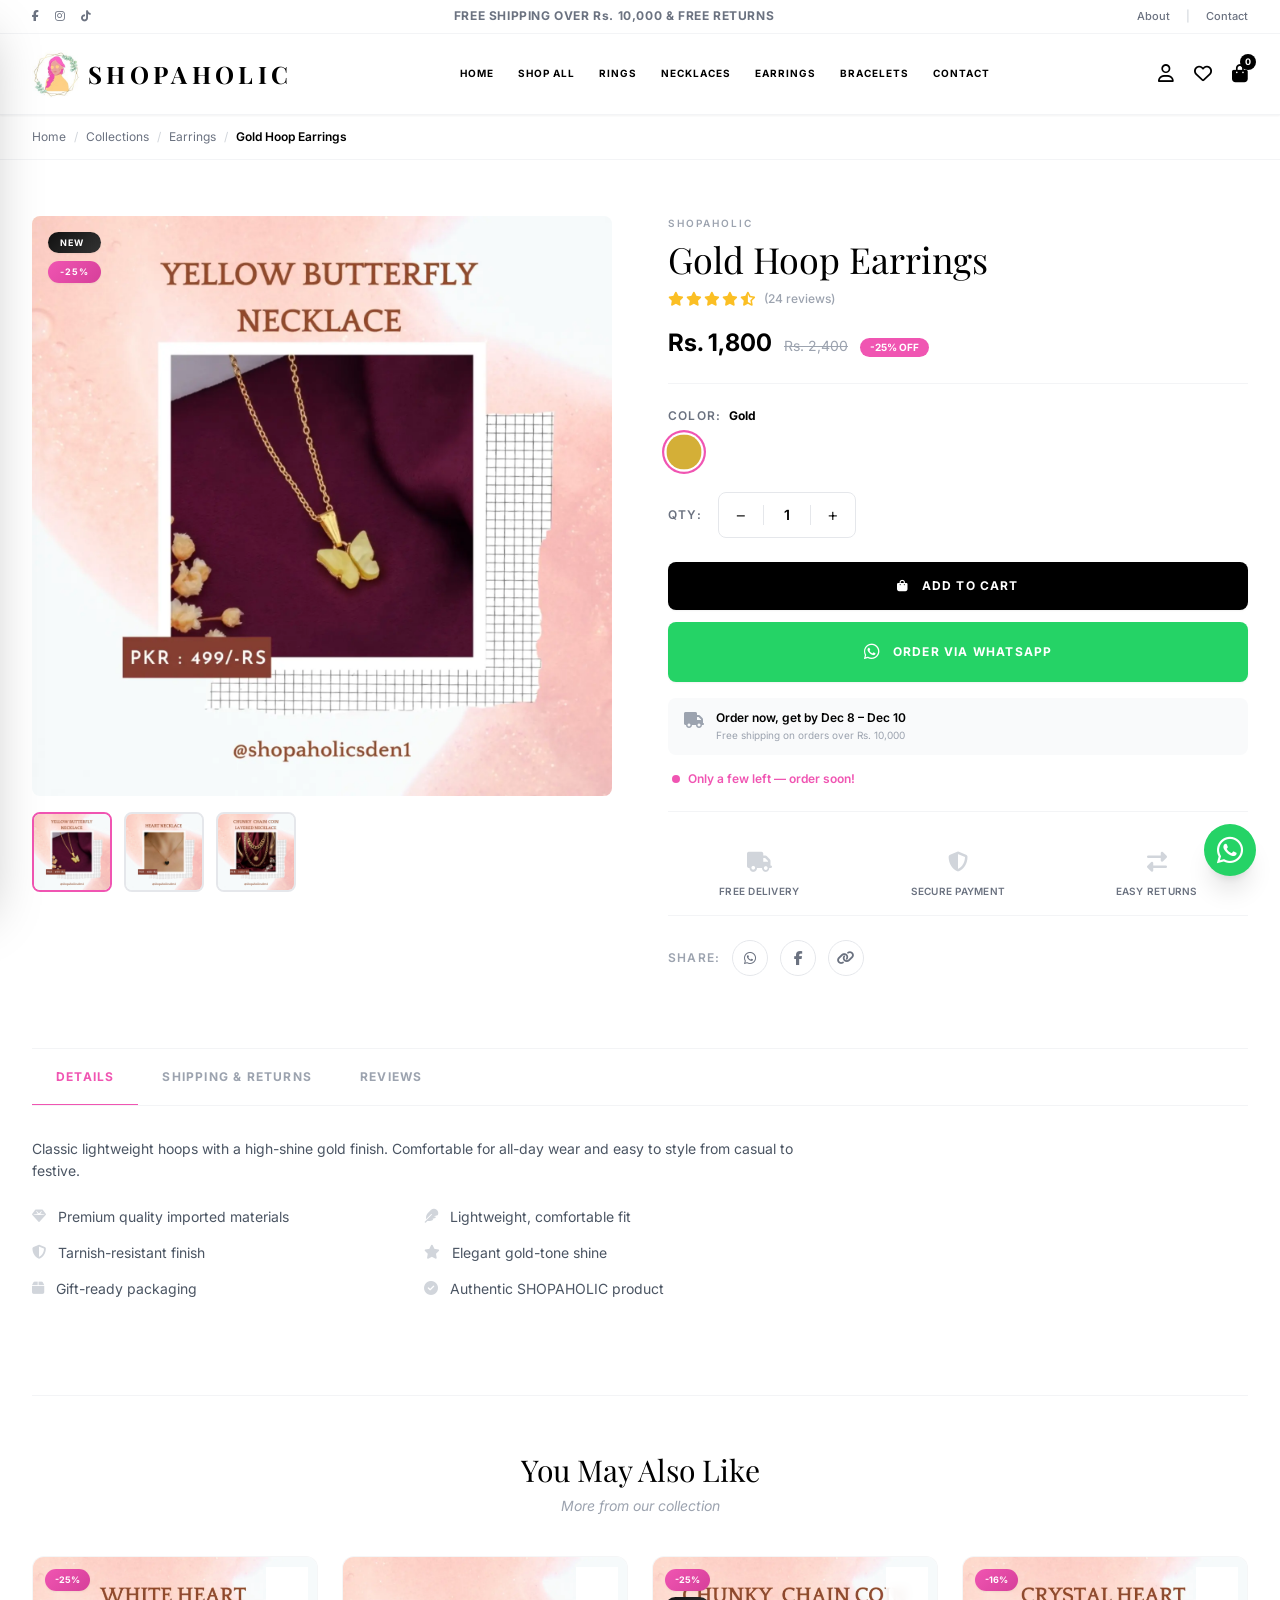
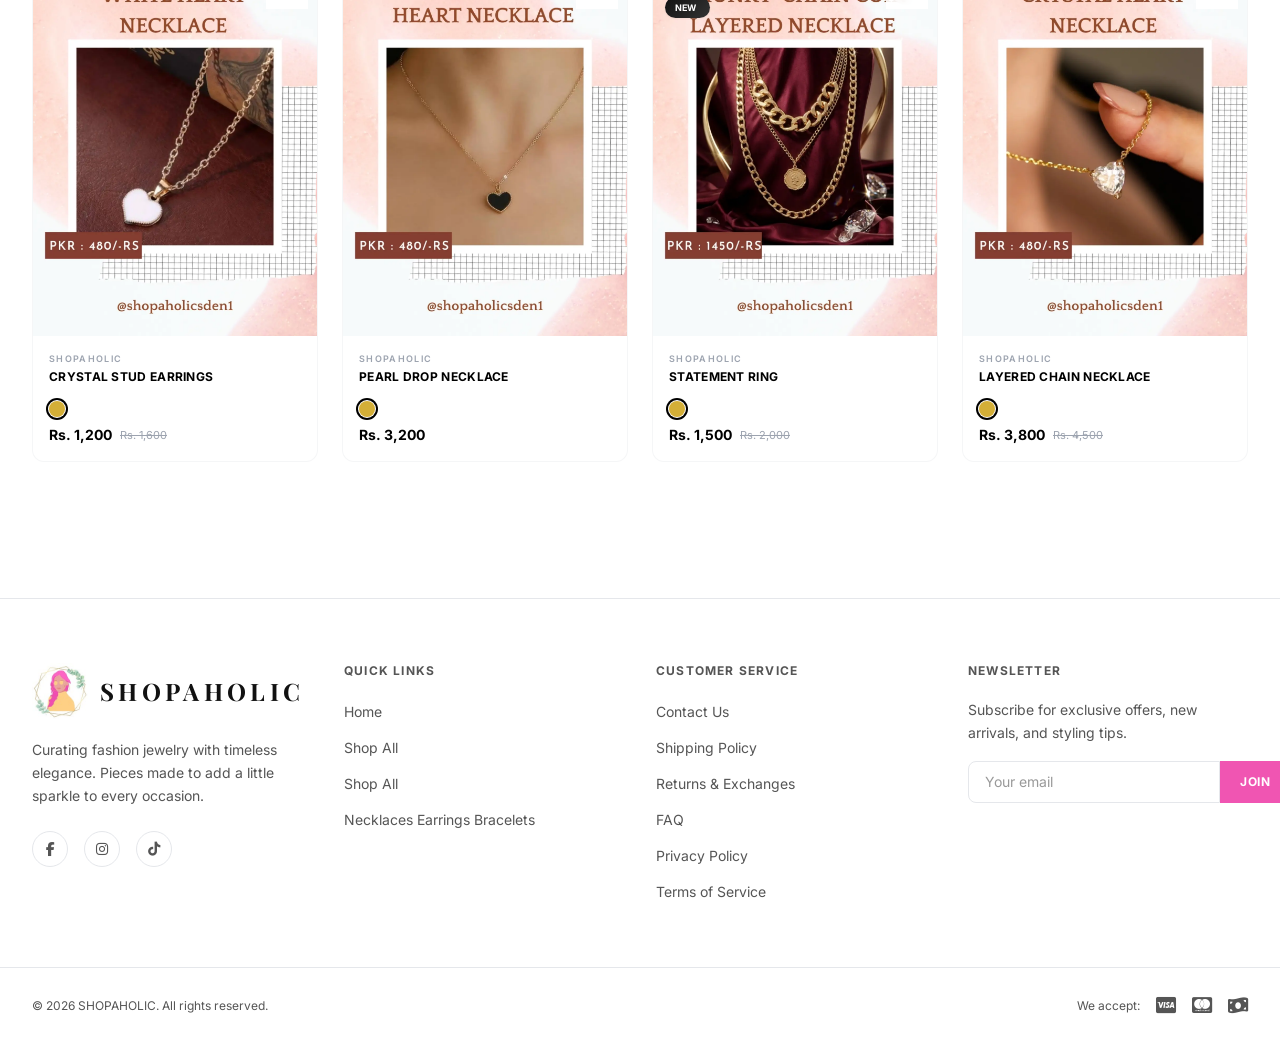
<file: product-detail.html>
<!DOCTYPE html>
<html lang="en">
<head>
<meta charset="utf-8"/>
<meta content="width=device-width, initial-scale=1.0" name="viewport"/>
<title id="page-title">Product — SHOPAHOLIC | Fashion Jewelry</title>
<meta content="Discover fashion jewelry at SHOPAHOLIC. Shop rings, necklaces, earrings and bracelets." id="meta-desc" name="description"/>
<meta content="Product — SHOPAHOLIC" id="og-title" property="og:title"/>
<meta content="Discover fashion jewelry at SHOPAHOLIC." id="og-desc" property="og:description"/>
<meta content="" id="og-image" property="og:image"/>
<meta content="" id="og-url" property="og:url"/>
<meta content="product" property="og:type"/>
<link href="" id="canonical-url" rel="canonical"/>

<link href="https://fonts.googleapis.com/css2?family=Inter:wght@300;400;500;600;700&family=Playfair+Display:ital,wght@0,400;0,500;0,600;0,700;1,400&display=swap" rel="stylesheet"/>
<link href="https://cdnjs.cloudflare.com/ajax/libs/font-awesome/6.4.0/css/all.min.css" rel="stylesheet"/>

<link href="assets/css/style.css" rel="stylesheet"/>
<script defer src="assets/js/product.js"></script>
<link href="https://fonts.googleapis.com" rel="preconnect"/>
<link crossorigin="" href="https://fonts.gstatic.com" rel="preconnect"/>
<link href="https://cdnjs.cloudflare.com" rel="preconnect"/>
<meta content="index, follow" name="robots"/>
<meta content="summary_large_image" name="twitter:card"/>
<style>
  :root {
    --pink: #F055B2;
    --pink-light: #fdeaf6;
  }
  .text-accent { color: var(--pink) !important; }
  .bg-accent { background-color: var(--pink) !important; }
  .border-accent { border-color: var(--pink) !important; }
  .hover\:text-accent:hover { color: var(--pink) !important; }
  .hover\:bg-accent:hover { background-color: var(--pink) !important; }
  .hover\:border-accent:hover { border-color: var(--pink) !important; }
  .hover\:bg-darkRed:hover { background-color: #d63f9a !important; }
  .badge-sale { background: linear-gradient(135deg, var(--pink), #d63f9a) !important; }
  .badge-new { background: linear-gradient(135deg, #111, #333) !important; }
  .wishlist-btn.active i { color: var(--pink) !important; }
  .tab-btn.active { color: var(--pink) !important; }
  .tab-btn.active:after { background: var(--pink) !important; }
  .thumb-item.active { border-color: var(--pink) !important; }
  .pulse-dot { background-color: var(--pink) !important; }
  .color-swatch.active { box-shadow: 0 0 0 2px #fff, 0 0 0 4px var(--pink) !important; }

  /* Shopaholic theme: white footer, black text, pink accents */
  .shopaholic-logo-img { height:48px; width:auto; object-fit:contain; }
  @media (max-width:640px){ .shopaholic-logo-img{ height:36px; } }
  .site-footer [class*="text-white"], .site-footer [class*="text-gray-"] { color:#555 !important; }
  .site-footer h4, .site-footer .font-serif { color:#111 !important; }
  .site-footer [class*="hover:text-white"]:hover { color:var(--pink) !important; }
  .site-footer [class*="border-gray-"], .site-footer [class*="border-white"] { border-color:#e5e7eb !important; }
  .site-footer a.w-9:hover, .site-footer a.w-10:hover { border-color:var(--pink) !important; }
  .site-footer input { background:#fff !important; color:#111 !important; border-color:#d1d5db !important; }
  .site-footer input::placeholder { color:#999 !important; }
  .site-footer input:focus { border-color:var(--pink) !important; }
  .site-footer button[type=submit] { background:var(--pink) !important; color:#fff !important; }
  .site-footer button[type=submit]:hover { background:#d63f9a !important; }
  /* Opacity-variant utilities missing from compiled Tailwind: give label boxes a real white background */
  .bg-white\/95 { background-color: rgba(255,255,255,.95) !important; }
  .bg-white\/90 { background-color: rgba(255,255,255,.92) !important; }
  .bg-white\/80 { background-color: rgba(255,255,255,.88) !important; }
  .bg-white\/70 { background-color: rgba(255,255,255,.8) !important; }
</style>
</head>
<body class="bg-white text-primary font-sans antialiased overflow-x-hidden">
<!-- ======================== TOP BAR ======================== -->
<div class="w-full bg-white border-b border-gray-100 py-2 px-4 sm:px-8 text-[10px] sm:text-[11px] font-medium text-gray-500 flex justify-between items-center flex-wrap gap-y-2">
<div class="flex items-center space-x-4 hidden sm:flex">
<a class="hover:text-black transition-colors" href="#"><i class="fab fa-facebook-f"></i></a>
<a class="hover:text-black transition-colors" href="#"><i class="fab fa-instagram"></i></a>
<a class="hover:text-black transition-colors" href="#"><i class="fab fa-tiktok"></i></a>
</div>
<div class="text-center flex-grow text-[9px] sm:text-xs tracking-wider font-bold">
<span>FREE SHIPPING OVER Rs. 10,000 &amp; FREE RETURNS</span>
</div>
<div class="flex items-center space-x-4 hidden sm:flex">
<a class="hover:text-black transition-colors" href="#">About</a>
<span class="text-gray-300">|</span>
<a class="hover:text-black transition-colors" href="#">Contact</a>
</div>
</div>
<!-- ======================== HEADER ======================== -->
<header class="w-full bg-white px-4 sm:px-8 py-4 flex justify-between items-center sticky top-0 z-50 shadow-sm border-b border-gray-100">
<button aria-label="Open menu" class="xl:hidden text-gray-700 hover:text-black text-xl transition-colors" id="mobile-menu-btn">
<i class="fas fa-bars"></i>
</button>
<a class="flex items-center space-x-2 cursor-pointer w-auto flex-grow xl:flex-grow-0 justify-center xl:justify-start" href="index.html">
<span class="flex items-center gap-2"><img alt="Shopaholic" class="shopaholic-logo-img" src="images/logo.png"/><span class="font-serif font-bold tracking-widest text-black text-xl sm:text-2xl hidden sm:inline" style="font-family:'Playfair Display',serif; letter-spacing:0.18em;">SHOPAHOLIC</span></span>
</a>
<nav class="hidden xl:flex space-x-4 xl:space-x-6 text-[10px] font-bold tracking-widest uppercase flex-1 justify-center whitespace-nowrap">
<a class="hover:text-gray-600 transition-colors" href="index.html">HOME</a>
<a class="hover:text-gray-600 transition-colors" href="shop.html">SHOP ALL</a>
<a class="hover:text-gray-600 transition-colors" href="shop.html?cat=rings">RINGS</a>
<a class="hover:text-gray-600 transition-colors" href="shop.html?cat=necklaces">NECKLACES</a>
    <a class="hover:text-gray-600 transition-colors" href="shop.html?cat=earrings">EARRINGS</a>
    <a class="hover:text-gray-600 transition-colors" href="shop.html?cat=bracelets">BRACELETS</a>
<a class="hover:text-gray-600 transition-colors" href="#">CONTACT</a>
</nav>
<div class="flex items-center space-x-4 sm:space-x-5 text-lg w-auto justify-end">
<button class="hover:text-gray-600 transition-colors hidden sm:block"><i class="far fa-user"></i></button>
<button class="hover:text-gray-600 transition-colors hidden sm:block"><i class="far fa-heart"></i></button>
<button class="hover:text-gray-600 transition-colors relative" id="cart-btn" onclick="window.location.href='checkout.html'">
<i class="fas fa-shopping-bag"></i>
<span class="absolute -top-1.5 -right-2 bg-black text-white text-[9px] w-[16px] h-[16px] flex items-center justify-center rounded-full font-bold" id="cart-count">0</span>
</button>
</div>
</header>
<!-- ======================== MOBILE MENU ======================== -->
<div class="mobile-menu-overlay fixed inset-0 bg-black/50 z-[60] backdrop-blur-sm" id="mobile-menu-overlay" onclick="closeMobileMenu()"></div>
<div class="mobile-menu-panel fixed top-0 left-0 h-full w-[280px] max-w-[80vw] bg-white z-[70] shadow-2xl overflow-y-auto" id="mobile-menu-panel">
<div class="flex items-center justify-between px-6 py-5 border-b border-gray-100">
<span class="flex items-center gap-2"><img alt="Shopaholic" class="shopaholic-logo-img" src="images/logo.png" style="height:36px"/><span class="font-serif font-bold tracking-widest text-black text-lg" style="letter-spacing:0.15em;">SHOPAHOLIC</span></span>
<button aria-label="Close menu" class="w-9 h-9 rounded-full hover:bg-gray-100 flex items-center justify-center transition-colors" onclick="closeMobileMenu()">
<i class="fas fa-times text-sm"></i>
</button>
</div>
<nav class="flex flex-col px-6 py-4 space-y-1 overflow-y-auto">
<a class="py-2.5 text-sm font-bold uppercase tracking-widest border-b border-gray-100 hover:text-black transition-colors" href="index.html">Home</a>
<a class="py-2.5 text-sm font-bold uppercase tracking-widest border-b border-gray-100 hover:text-black transition-colors" href="shop.html">Shop All</a>
<a class="py-2.5 text-sm font-bold uppercase tracking-widest border-b border-gray-100 hover:text-black transition-colors" href="shop.html?cat=rings">Rings</a>
<a class="py-2.5 text-sm font-bold uppercase tracking-widest border-b border-gray-100 hover:text-black transition-colors" href="shop.html?cat=necklaces">Necklaces</a>
    <a class="py-2.5 text-sm font-bold uppercase tracking-widest border-b border-gray-100 hover:text-black transition-colors" href="shop.html?cat=earrings">Earrings</a>
    <a class="py-2.5 text-sm font-bold uppercase tracking-widest border-b border-gray-100 hover:text-black transition-colors" href="shop.html?cat=bracelets">Bracelets</a>
<a class="py-2.5 text-sm font-bold uppercase tracking-widest border-b border-gray-100 hover:text-black transition-colors" href="#">Contact</a>
</nav>
<div class="px-6 pb-6 flex items-center space-x-5 text-lg text-gray-500">
<a class="hover:text-black transition-colors" href="#"><i class="fab fa-facebook-f"></i></a>
<a class="hover:text-black transition-colors" href="#"><i class="fab fa-instagram"></i></a>
<a class="hover:text-black transition-colors" href="#"><i class="fab fa-tiktok"></i></a>
</div>
</div>
<!-- ======================== BREADCRUMB ======================== -->
<nav aria-label="Breadcrumb" class="w-full px-4 sm:px-8 py-3.5 text-xs text-gray-500 border-b border-gray-100 bg-white">
<div class="max-w-7xl mx-auto flex items-center flex-wrap gap-y-1">
<a class="hover:text-black transition-colors" href="index.html">Home</a>
<span class="mx-2 text-gray-300">/</span>
<a class="hover:text-black transition-colors" href="shop.html">Collections</a>
<span class="mx-2 text-gray-300">/</span>
<a class="hover:text-black transition-colors" href="shop.html" id="breadcrumb-category">Category</a>
<span class="mx-2 text-gray-300">/</span>
<span class="text-black font-semibold" id="breadcrumb-name">Product</span>
</div>
</nav>
<!-- ======================== MAIN CONTENT ======================== -->
<main>
<!-- Product Detail Section -->
<article class="w-full max-w-7xl mx-auto px-4 sm:px-8 py-8 md:py-14">
<div class="grid grid-cols-1 lg:grid-cols-2 gap-8 lg:gap-14">
<!-- ======== LEFT: GALLERY ======== -->
<div class="fade-up">
<!-- Main Image -->
<div class="main-img-wrap relative bg-gray-50 overflow-hidden cursor-zoom-in group mb-4 rounded-lg" id="main-img-wrap" onclick="openZoom()" style="aspect-ratio:1/1;">
<img alt="Product" class="main-product-img w-full h-full object-cover object-center" id="main-img" onmouseleave="resetImgZoom()" onmousemove="handleImgZoom(event)" src=""/>
<!-- Badges -->
<div class="absolute top-4 left-4 z-10 flex flex-col gap-2">
<span class="hidden badge-new text-white text-[9px] font-bold px-3 py-1 tracking-widest uppercase rounded-full shadow-sm" id="badge-new">NEW</span>
<span class="hidden badge-sale text-white text-[9px] font-bold px-3 py-1 tracking-widest uppercase rounded-full shadow-sm" id="badge-sale"></span>
</div>
<!-- Zoom hint -->
<div class="absolute bottom-4 right-4 bg-white/80 backdrop-blur-sm p-2.5 rounded-full opacity-0 group-hover:opacity-100 transition-opacity duration-300 shadow-sm">
<i class="fas fa-search-plus text-gray-600 text-sm"></i>
</div>
</div>
<!-- Thumbnails -->
<div class="flex flex-wrap gap-3 pb-1" id="thumb-row"></div>
</div>
<!-- ======== RIGHT: PRODUCT INFO ======== -->
<div class="fade-up" style="animation-delay:0.1s">
<!-- Brand -->
<p class="text-[10px] font-semibold tracking-[0.2em] uppercase text-gray-400 mb-2" id="product-brand">SHOPAHOLIC</p>
<!-- Product Name -->
<h1 class="font-serif text-3xl md:text-4xl text-primary mb-3 leading-tight" id="product-name">Product Name</h1>
<!-- Rating -->
<div class="flex items-center gap-2 mb-5">
<div class="flex text-amber-400 text-sm gap-0.5">
<i class="fas fa-star"></i><i class="fas fa-star"></i><i class="fas fa-star"></i><i class="fas fa-star"></i><i class="fas fa-star-half-alt"></i>
</div>
<span class="text-xs text-gray-400 font-medium">(24 reviews)</span>
</div>
<!-- Price -->
<div class="flex items-baseline gap-3 mb-6">
<span class="text-2xl font-bold text-primary" id="product-price">Rs. 0</span>
<span class="text-sm text-gray-400 line-through" id="product-old-price"></span>
<span class="hidden text-[10px] font-bold text-white bg-accent px-2.5 py-0.5 rounded-full" id="product-discount"></span>
</div>
<div class="w-full h-px bg-gray-100 mb-6"></div>
<!-- Color Swatches -->
<div class="mb-6" id="color-section" style="display:none;">
<div class="flex items-center gap-2 mb-3">
<span class="text-xs font-semibold text-gray-500 uppercase tracking-widest">Color:</span>
<span class="text-xs font-bold text-primary" id="selected-color-name">—</span>
</div>
<div class="flex flex-wrap gap-3" id="color-swatches"></div>
</div>
<!-- Quantity -->
<div class="flex items-center gap-4 mb-6">
<span class="text-xs font-semibold text-gray-500 uppercase tracking-widest">Qty:</span>
<div class="flex items-center border border-gray-200 rounded-lg overflow-hidden">
<button aria-label="Decrease quantity" class="w-11 h-11 flex items-center justify-center text-lg hover:bg-gray-50 font-light transition-colors" onclick="changeQty(-1)">−</button>
<span class="w-12 text-center text-sm font-semibold border-x border-gray-200" id="qty-display">1</span>
<button aria-label="Increase quantity" class="w-11 h-11 flex items-center justify-center text-lg hover:bg-gray-50 font-light transition-colors" onclick="changeQty(1)">+</button>
</div>
</div>
<!-- CTAs -->
<div class="flex flex-col gap-3 mb-4">
<button class="w-full bg-black text-white py-4 text-xs font-bold tracking-widest uppercase hover:bg-darkRed transition-colors duration-300 flex items-center justify-center gap-3 rounded-lg shadow-sm hover:shadow-md" onclick="addToCart()">
<i class="fas fa-shopping-bag"></i> ADD TO CART
</button>
<button class="w-full bg-[#25D366] text-white py-4 text-xs font-bold tracking-widest uppercase hover:bg-[#1da851] transition-colors duration-300 flex items-center justify-center gap-3 rounded-lg shadow-sm" onclick="orderWhatsApp()">
<i class="fab fa-whatsapp text-lg"></i> Order via WhatsApp
</button>
</div>
<!-- Estimated Delivery -->
<div class="bg-gray-50 rounded-lg px-4 py-3 mb-4 flex items-start gap-3">
<i class="fas fa-truck text-gray-400 mt-0.5"></i>
<div>
<p class="text-xs font-semibold text-primary" id="delivery-estimate">Order now, get by —</p>
<p class="text-[10px] text-gray-400 mt-0.5">Free shipping on orders over Rs. 10,000</p>
</div>
</div>
<!-- Stock Urgency -->
<div class="flex items-center gap-2 mb-6 px-1">
<span class="pulse-dot w-2 h-2 rounded-full bg-accent inline-block"></span>
<span class="text-xs font-semibold text-accent">Only a few left — order soon!</span>
</div>
<div class="w-full h-px bg-gray-100 mb-5"></div>
<!-- Trust Badges -->
<div class="grid grid-cols-3 gap-4 mb-6 py-4 border-b border-gray-100">
<div class="text-center">
<i class="fas fa-truck text-gray-300 text-xl mb-2"></i>
<p class="text-[10px] font-semibold text-gray-500 uppercase tracking-wide">Free Delivery</p>
</div>
<div class="text-center">
<i class="fas fa-shield-alt text-gray-300 text-xl mb-2"></i>
<p class="text-[10px] font-semibold text-gray-500 uppercase tracking-wide">Secure Payment</p>
</div>
<div class="text-center">
<i class="fas fa-exchange-alt text-gray-300 text-xl mb-2"></i>
<p class="text-[10px] font-semibold text-gray-500 uppercase tracking-wide">Easy Returns</p>
</div>
</div>
<!-- Social Sharing -->
<div class="flex items-center gap-3 mb-2">
<span class="text-xs font-semibold text-gray-400 uppercase tracking-widest">Share:</span>
<button class="w-9 h-9 rounded-full border border-gray-200 flex items-center justify-center text-gray-500 hover:text-[#25D366] hover:border-[#25D366] transition-all text-sm" onclick="shareWhatsApp()" title="Share on WhatsApp">
<i class="fab fa-whatsapp"></i>
</button>
<button class="w-9 h-9 rounded-full border border-gray-200 flex items-center justify-center text-gray-500 hover:text-[#1877F2] hover:border-[#1877F2] transition-all text-sm" onclick="shareFacebook()" title="Share on Facebook">
<i class="fab fa-facebook-f"></i>
</button>
<button class="w-9 h-9 rounded-full border border-gray-200 flex items-center justify-center text-gray-500 hover:text-black hover:border-black transition-all text-sm" onclick="copyLink()" title="Copy link">
<i class="fas fa-link"></i>
</button>
</div>
</div>
</div>
<!-- ======================== PRODUCT TABS ======================== -->
<section class="mt-16 border-t border-gray-100 pt-0">
<!-- Tab Headers -->
<div class="flex border-b border-gray-100 overflow-x-auto no-scrollbar">
<button class="tab-btn active py-5 px-6 text-xs font-bold uppercase tracking-widest whitespace-nowrap transition-colors" data-tab="details" onclick="switchTab('details', this)">Details</button>
<button class="tab-btn py-5 px-6 text-xs font-bold uppercase tracking-widest text-gray-400 whitespace-nowrap transition-colors hover:text-accent" data-tab="shipping" onclick="switchTab('shipping', this)">Shipping &amp; Returns</button>
<button class="tab-btn py-5 px-6 text-xs font-bold uppercase tracking-widest text-gray-400 whitespace-nowrap transition-colors hover:text-accent" data-tab="reviews" onclick="switchTab('reviews', this)">Reviews</button>
</div>
<!-- Tab: Details -->
<div class="tab-content py-8" id="tab-details">
<div class="max-w-3xl">
<p class="text-sm text-gray-600 leading-relaxed mb-6" id="tab-description">
Crafted with premium materials and close attention to detail, this piece combines timeless elegance with everyday comfort. Lightweight, skin-friendly and finished to keep its shine. Arrives in gift-ready packaging.
</p>
<div class="grid grid-cols-1 sm:grid-cols-2 gap-4 text-sm text-gray-600">
<div class="flex items-start gap-3">
<i class="fas fa-gem text-gray-300 mt-0.5"></i>
<span>Premium quality imported materials</span>
</div>
<div class="flex items-start gap-3">
<i class="fas fa-feather text-gray-300 mt-0.5"></i>
<span>Lightweight, comfortable fit</span>
</div>
<div class="flex items-start gap-3">
<i class="fas fa-shield-alt text-gray-300 mt-0.5"></i>
<span>Tarnish-resistant finish</span>
</div>
<div class="flex items-start gap-3">
<i class="fas fa-star text-gray-300 mt-0.5"></i>
<span>Elegant gold-tone shine</span>
</div>
<div class="flex items-start gap-3">
<i class="fas fa-box text-gray-300 mt-0.5"></i>
<span>Gift-ready packaging</span>
</div>
<div class="flex items-start gap-3">
<i class="fas fa-check-circle text-gray-300 mt-0.5"></i>
<span>Authentic SHOPAHOLIC product</span>
</div>
</div>
</div>
</div>
<!-- Tab: Shipping -->
<div class="tab-content py-8 hidden" id="tab-shipping">
<div class="max-w-3xl space-y-6">
<div class="flex items-start gap-4 p-4 bg-gray-50 rounded-lg">
<i class="fas fa-truck text-xl text-gray-400 mt-0.5"></i>
<div>
<h4 class="text-sm font-bold text-primary mb-1">Free Standard Shipping</h4>
<p class="text-xs text-gray-500 leading-relaxed">Free on all orders over Rs. 10,000. Delivery within 3–5 business days across Pakistan.</p>
</div>
</div>
<div class="flex items-start gap-4 p-4 bg-gray-50 rounded-lg">
<i class="fas fa-bolt text-xl text-gray-400 mt-0.5"></i>
<div>
<h4 class="text-sm font-bold text-primary mb-1">Express Shipping — Rs. 350</h4>
<p class="text-xs text-gray-500 leading-relaxed">Get your order within 1–2 business days. Available for major cities.</p>
</div>
</div>
<div class="flex items-start gap-4 p-4 bg-gray-50 rounded-lg">
<i class="fas fa-exchange-alt text-xl text-gray-400 mt-0.5"></i>
<div>
<h4 class="text-sm font-bold text-primary mb-1">Easy Returns</h4>
<p class="text-xs text-gray-500 leading-relaxed">Not satisfied? Return within 7 days of delivery for a full refund or exchange. Items must be unused and in original packaging.</p>
</div>
</div>
<div class="flex items-start gap-4 p-4 bg-gray-50 rounded-lg">
<i class="fas fa-money-bill-wave text-xl text-gray-400 mt-0.5"></i>
<div>
<h4 class="text-sm font-bold text-primary mb-1">Cash on Delivery</h4>
<p class="text-xs text-gray-500 leading-relaxed">Pay when you receive your order. Available across Pakistan.</p>
</div>
</div>
</div>
</div>
<!-- Tab: Reviews -->
<div class="tab-content py-8 hidden" id="tab-reviews">
<div class="max-w-3xl space-y-6">
<!-- Review 1 -->
<div class="border-b border-gray-100 pb-6">
<div class="flex items-center justify-between mb-2">
<div class="flex items-center gap-3">
<div class="w-9 h-9 rounded-full bg-gray-100 flex items-center justify-center text-sm font-bold text-gray-500">A</div>
<div>
<p class="text-sm font-bold text-primary">Ayesha K.</p>
<p class="text-[10px] text-gray-400">Verified Purchase</p>
</div>
</div>
<span class="text-[10px] text-gray-400">2 weeks ago</span>
</div>
<div class="review-stars flex gap-0.5 mb-2" style="color:var(--pink)">
<i class="fas fa-star"></i><i class="fas fa-star"></i><i class="fas fa-star"></i><i class="fas fa-star"></i><i class="fas fa-star"></i>
</div>
<p class="text-sm text-gray-600 leading-relaxed">Absolutely beautiful! The quality exceeded my expectations. The material feels premium and the stitching is flawless. Received it within 3 days. Highly recommend!</p>
</div>
<!-- Review 2 -->
<div class="border-b border-gray-100 pb-6">
<div class="flex items-center justify-between mb-2">
<div class="flex items-center gap-3">
<div class="w-9 h-9 rounded-full bg-gray-100 flex items-center justify-center text-sm font-bold text-gray-500">S</div>
<div>
<p class="text-sm font-bold text-primary">Sara M.</p>
<p class="text-[10px] text-gray-400">Verified Purchase</p>
</div>
</div>
<span class="text-[10px] text-gray-400">1 month ago</span>
</div>
<div class="review-stars flex gap-0.5 mb-2" style="color:var(--pink)">
<i class="fas fa-star"></i><i class="fas fa-star"></i><i class="fas fa-star"></i><i class="fas fa-star"></i><i class="far fa-star"></i>
</div>
<p class="text-sm text-gray-600 leading-relaxed">Love the design and color. Very elegant and goes with everything. Only giving 4 stars because I wish it came in more color options. But overall a great buy!</p>
</div>
<!-- Review 3 -->
<div class="pb-2">
<div class="flex items-center justify-between mb-2">
<div class="flex items-center gap-3">
<div class="w-9 h-9 rounded-full bg-gray-100 flex items-center justify-center text-sm font-bold text-gray-500">F</div>
<div>
<p class="text-sm font-bold text-primary">Fatima R.</p>
<p class="text-[10px] text-gray-400">Verified Purchase</p>
</div>
</div>
<span class="text-[10px] text-gray-400">2 months ago</span>
</div>
<div class="review-stars flex gap-0.5 mb-2" style="color:var(--pink)">
<i class="fas fa-star"></i><i class="fas fa-star"></i><i class="fas fa-star"></i><i class="fas fa-star"></i><i class="fas fa-star-half-alt"></i>
</div>
<p class="text-sm text-gray-600 leading-relaxed">Gifted this to my sister and she absolutely loved it. The packaging was also very premium. SHOPAHOLIC never disappoints. Will definitely order again!</p>
</div>
</div>
</div>
</section>
<!-- ======================== RECENTLY VIEWED ======================== -->
<section class="mt-16 border-t border-gray-100 pt-14" id="recently-viewed-section" style="display:none;">
<h2 class="font-serif text-2xl md:text-3xl text-primary text-center mb-2">Recently Viewed</h2>
<p class="text-center text-sm text-gray-400 italic mb-10">Products you've explored</p>
<div class="grid grid-cols-2 md:grid-cols-4 gap-4 sm:gap-6" id="recently-viewed-grid"></div>
</section>
<!-- ======================== RELATED PRODUCTS ======================== -->
<section class="mt-16 border-t border-gray-100 pt-14">
<h2 class="font-serif text-2xl md:text-3xl text-primary text-center mb-2">You May Also Like</h2>
<p class="text-center text-sm text-gray-400 italic mb-10">More from our collection</p>
<div class="grid grid-cols-2 md:grid-cols-4 gap-4 sm:gap-6" id="related-grid"></div>
</section>
</article>
</main>
<!-- ======================== FOOTER ======================== -->
<footer class="site-footer bg-white text-black border-t border-gray-200 mt-20">
<div class="max-w-7xl mx-auto px-4 sm:px-8 py-16">
<div class="grid grid-cols-1 md:grid-cols-2 lg:grid-cols-4 gap-10 lg:gap-8">
<!-- Col 1: About -->
<div>
<span class="flex items-center gap-3 mb-5"><img alt="Shopaholic" src="images/logo.png" style="height:56px;width:auto"/><span class="font-serif font-bold tracking-widest text-black text-2xl" style="letter-spacing:0.18em;">SHOPAHOLIC</span></span>
<p class="text-sm text-gray-400 leading-relaxed mb-6">Curating fashion jewelry with timeless elegance. Pieces made to add a little sparkle to every occasion.</p>
<div class="flex space-x-4">
<a class="w-9 h-9 rounded-full border border-gray-700 flex items-center justify-center text-gray-400 hover:text-white hover:border-white transition-all text-sm" href="#"><i class="fab fa-facebook-f"></i></a>
<a class="w-9 h-9 rounded-full border border-gray-700 flex items-center justify-center text-gray-400 hover:text-white hover:border-white transition-all text-sm" href="#"><i class="fab fa-instagram"></i></a>
<a class="w-9 h-9 rounded-full border border-gray-700 flex items-center justify-center text-gray-400 hover:text-white hover:border-white transition-all text-sm" href="#"><i class="fab fa-tiktok"></i></a>
</div>
</div>
<!-- Col 2: Quick Links -->
<div>
<h4 class="text-xs font-bold uppercase tracking-widest text-gray-300 mb-5">Quick Links</h4>
<ul class="space-y-3">
<li><a class="text-sm text-gray-400 hover:text-white transition-colors" href="index.html">Home</a></li>
<li><a class="text-sm text-gray-400 hover:text-white transition-colors" href="shop.html">Shop All</a></li>
<li><a class="text-sm text-gray-400 hover:text-white transition-colors" href="shop.html">Shop All</a></li>
<li><a class="text-sm text-gray-400 hover:text-white transition-colors" href="shop.html?cat=necklaces">Necklaces</a>
    <a class="text-sm text-gray-400 hover:text-white transition-colors" href="shop.html?cat=earrings">Earrings</a>
    <a class="text-sm text-gray-400 hover:text-white transition-colors" href="shop.html?cat=bracelets">Bracelets</a></li>
</ul>
</div>
<!-- Col 3: Customer Service -->
<div>
<h4 class="text-xs font-bold uppercase tracking-widest text-gray-300 mb-5">Customer Service</h4>
<ul class="space-y-3">
<li><a class="text-sm text-gray-400 hover:text-white transition-colors" href="#">Contact Us</a></li>
<li><a class="text-sm text-gray-400 hover:text-white transition-colors" href="#">Shipping Policy</a></li>
<li><a class="text-sm text-gray-400 hover:text-white transition-colors" href="#">Returns &amp; Exchanges</a></li>
<li><a class="text-sm text-gray-400 hover:text-white transition-colors" href="#">FAQ</a></li>
<li><a class="text-sm text-gray-400 hover:text-white transition-colors" href="#">Privacy Policy</a></li>
<li><a class="text-sm text-gray-400 hover:text-white transition-colors" href="#">Terms of Service</a></li>
</ul>
</div>
<!-- Col 4: Newsletter -->
<div>
<h4 class="text-xs font-bold uppercase tracking-widest text-gray-300 mb-5">Newsletter</h4>
<p class="text-sm text-gray-400 leading-relaxed mb-4">Subscribe for exclusive offers, new arrivals, and styling tips.</p>
<form class="flex" onsubmit="event.preventDefault(); showToast('Subscribed successfully!'); this.reset();">
<input class="flex-1 bg-white/10 border border-gray-700 px-4 py-2.5 text-sm text-white placeholder-gray-500 rounded-l-lg outline-none focus:border-gray-500 transition-colors" placeholder="Your email" required="" type="email"/>
<button class="bg-white text-black px-5 py-2.5 text-xs font-bold uppercase tracking-wider rounded-r-lg hover:bg-gray-200 transition-colors" type="submit">Join</button>
</form>
</div>
</div>
</div>
<div class="border-t border-gray-800">
<div class="max-w-7xl mx-auto px-4 sm:px-8 py-6 flex flex-col md:flex-row justify-between items-center gap-4">
<p class="text-xs text-gray-500">© 2026 SHOPAHOLIC. All rights reserved.</p>
<div class="flex items-center space-x-4 text-xs text-gray-500">
<span>We accept:</span>
<i class="fab fa-cc-visa text-lg"></i>
<i class="fab fa-cc-mastercard text-lg"></i>
<i class="fas fa-money-bill-wave text-lg"></i>
</div>
</div>
</div>
</footer>
<!-- ======================== ZOOM OVERLAY ======================== -->
<div class="zoom-overlay" id="zoom-overlay" onclick="closeZoom()">
<button aria-label="Close zoom" class="absolute top-6 right-6 text-white text-2xl hover:text-gray-300 z-10 transition-colors" onclick="closeZoom()">
<i class="fas fa-times"></i>
</button>
<button aria-label="Previous image" class="absolute left-4 md:left-8 top-1/2 -translate-y-1/2 text-white text-3xl hover:text-gray-300 z-10 transition-colors" onclick="event.stopPropagation(); zoomNav(-1)">
<i class="fas fa-chevron-left"></i>
</button>
<button aria-label="Next image" class="absolute right-4 md:right-8 top-1/2 -translate-y-1/2 text-white text-3xl hover:text-gray-300 z-10 transition-colors" onclick="event.stopPropagation(); zoomNav(1)">
<i class="fas fa-chevron-right"></i>
</button>
<img alt="Zoom" class="max-w-[90vw] max-h-[90vh] object-contain select-none" id="zoom-img" onclick="event.stopPropagation()" src=""/>
</div>
<!-- ======================== STICKY MOBILE CTA ======================== -->
<div class="fixed bottom-0 left-0 right-0 bg-white border-t border-gray-200 shadow-[0_-4px_20px_rgba(0,0,0,0.08)] z-40 md:hidden px-4 py-3 flex items-center justify-between gap-3" id="mobile-cta" style="display:none;">
<div>
<p class="text-lg font-bold text-primary" id="mobile-price">Rs. 0</p>
<p class="text-[10px] text-gray-400 line-through" id="mobile-old-price"></p>
</div>
<button class="flex-1 max-w-[220px] bg-black text-white py-3.5 text-xs font-bold tracking-widest uppercase hover:bg-darkRed transition-colors rounded-lg flex items-center justify-center gap-2" onclick="addToCart()">
<i class="fas fa-shopping-bag text-xs"></i> ADD TO CART
</button>
</div>
<!-- ======================== TOAST ======================== -->
<div id="toast"><i class="fas fa-check-circle text-green-400"></i><span id="toast-msg">Added!</span></div>
<!-- ======================== FLOATING WHATSAPP ======================== -->
<a class="fixed right-6 bottom-6 md:bottom-6 w-[52px] h-[52px] bg-[#25D366] text-white rounded-full flex items-center justify-center text-3xl shadow-xl z-50 hover:scale-110 transition-transform" href="https://wa.me/923000000000" id="floating-whatsapp" target="_blank">
<i class="fab fa-whatsapp"></i>
</a>
</body>
</html>
</file>
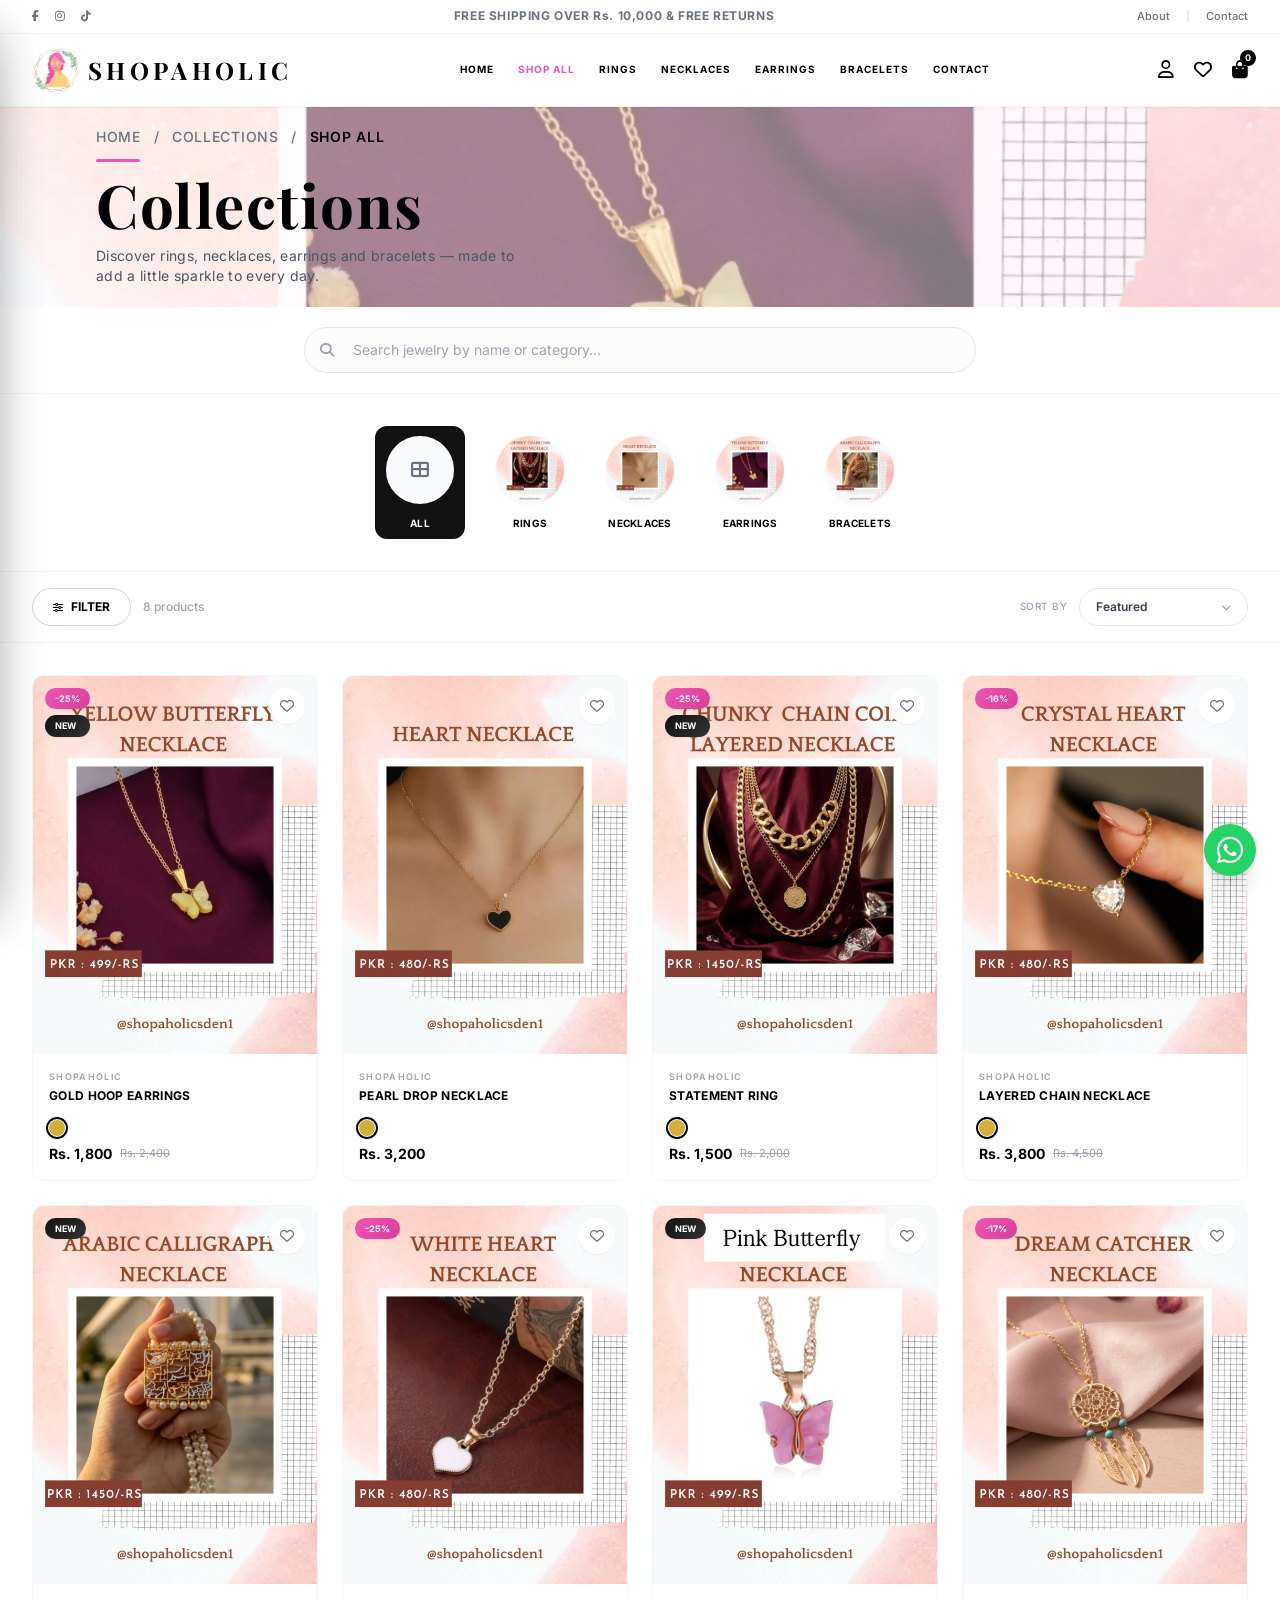
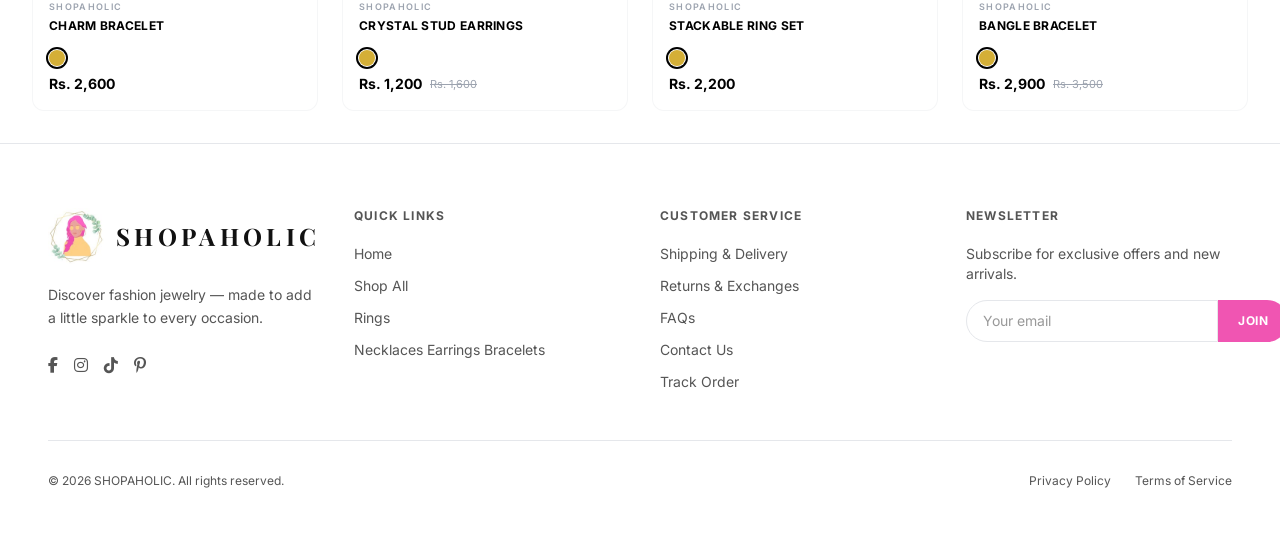
<file: shop.html>
<!DOCTYPE html>
<html lang="en">
<head>
<meta charset="utf-8"/>
<meta content="width=device-width, initial-scale=1.0" name="viewport"/>
<title>Shop — SHOPAHOLIC | Fashion Jewelry</title>
<meta content="Shop SHOPAHOLIC's collection of rings, necklaces, earrings and bracelets. Free national delivery on orders over Rs. 10,000." name="description"/>
<meta content="Shop — SHOPAHOLIC | Fashion Jewelry" property="og:title"/>
<meta content="website" property="og:type"/>
<meta content="index, follow" name="robots"/>
<link href="https://fonts.googleapis.com/css2?family=Inter:wght@300;400;500;600;700&family=Playfair+Display:ital,wght@0,400;0,500;0,600;0,700;1,400&display=swap" rel="stylesheet"/>
<link href="https://cdnjs.cloudflare.com/ajax/libs/font-awesome/6.4.0/css/all.min.css" rel="stylesheet"/>
<link href="assets/css/style.css" rel="stylesheet"/>
<script defer src="assets/js/shop.js"></script>
<style>
  :root {
    --pink: #F055B2;
    --pink-light: #fdeaf6;
  }
  .text-accent { color: var(--pink) !important; }
  .bg-accent { background-color: var(--pink) !important; }
  .border-accent { border-color: var(--pink) !important; }
  .hover\:text-accent:hover { color: var(--pink) !important; }
  .hover\:bg-accent:hover { background-color: var(--pink) !important; }
  .hover\:border-accent:hover { border-color: var(--pink) !important; }
  .hover\:bg-darkRed:hover { background-color: #d63f9a !important; }
  .cat-chip.active { background-color: #111; color: #fff; }
  .cat-chip.active .cat-img-wrap { border-color: #111; }
  .search-input:focus { box-shadow: 0 0 0 3px rgba(240,85,178,0.15); }
  .badge-sale { background: linear-gradient(135deg, var(--pink), #d63f9a); }
  .badge-new { background: linear-gradient(135deg, #111, #333); }
  .wishlist-btn.active i { color: var(--pink); }


  /* Hero section for shop page */
  .shop-hero-gradient {
    background: linear-gradient(135deg, #ffffff 0%, #fdeaf6 100%);
  }

  /* Pink accent on filter apply button */
  .filter-apply-btn {
    background: var(--pink);
    color: #fff;
  }
  .filter-apply-btn:hover { background: #d63f9a; }

  /* WhatsApp float */
  .whatsapp-float { background-color: #25D366; }

  /* Section accent line */
  .section-accent-line {
    display: inline-block;
    width: 44px; height: 3px;
    background: var(--pink);
    border-radius: 2px;
    margin-bottom: 8px;
  }

  /* Shopaholic theme: white footer, black text, pink accents */
  .shopaholic-logo-img { height:48px; width:auto; object-fit:contain; }
  @media (max-width:640px){ .shopaholic-logo-img{ height:36px; } }
  .site-footer [class*="text-white"], .site-footer [class*="text-gray-"] { color:#555 !important; }
  .site-footer h4, .site-footer .font-serif { color:#111 !important; }
  .site-footer [class*="hover:text-white"]:hover { color:var(--pink) !important; }
  .site-footer [class*="border-gray-"], .site-footer [class*="border-white"] { border-color:#e5e7eb !important; }
  .site-footer a.w-9:hover, .site-footer a.w-10:hover { border-color:var(--pink) !important; }
  .site-footer input { background:#fff !important; color:#111 !important; border-color:#d1d5db !important; }
  .site-footer input::placeholder { color:#999 !important; }
  .site-footer input:focus { border-color:var(--pink) !important; }
  .site-footer button[type=submit] { background:var(--pink) !important; color:#fff !important; }
  .site-footer button[type=submit]:hover { background:#d63f9a !important; }
  /* Opacity-variant utilities missing from compiled Tailwind: give label boxes a real white background */
  .bg-white\/95 { background-color: rgba(255,255,255,.95) !important; }
  .bg-white\/90 { background-color: rgba(255,255,255,.92) !important; }
  .bg-white\/80 { background-color: rgba(255,255,255,.88) !important; }
  .bg-white\/70 { background-color: rgba(255,255,255,.8) !important; }
</style>
</head>
<body class="bg-white text-primary font-sans antialiased overflow-x-hidden">

<!-- Top Bar -->
<div class="w-full bg-white border-b border-gray-100 py-2 px-4 sm:px-8 text-[10px] sm:text-[11px] font-medium text-gray-500 flex justify-between items-center flex-wrap gap-y-2">
  <div class="flex items-center space-x-4 hidden sm:flex">
    <a class="hover:text-black transition-colors" href="#"><i class="fab fa-facebook-f"></i></a>
    <a class="hover:text-black transition-colors" href="#"><i class="fab fa-instagram"></i></a>
    <a class="hover:text-black transition-colors" href="#"><i class="fab fa-tiktok"></i></a>
  </div>
  <div class="text-center flex-grow text-[9px] sm:text-xs tracking-wider font-bold">
    <span>FREE SHIPPING OVER Rs. 10,000 &amp; FREE RETURNS</span>
  </div>
  <div class="flex items-center space-x-4 hidden sm:flex">
    <a class="hover:text-black transition-colors" href="#">About</a>
    <span class="text-gray-300">|</span>
    <a class="hover:text-black transition-colors" href="#">Contact</a>
  </div>
</div>

<!-- Header -->
<header class="w-full bg-white px-4 sm:px-8 py-3 flex justify-between items-center sticky top-0 z-50 shadow-sm border-b border-gray-100">
  <button aria-label="Open menu" class="xl:hidden text-gray-700 hover:text-black text-xl transition-colors" id="mobile-menu-btn">
    <i class="fas fa-bars"></i>
  </button>
  <a class="flex items-center cursor-pointer w-auto flex-grow xl:flex-grow-0 justify-center xl:justify-start" href="index.html">
    <span class="flex items-center gap-2"><img alt="Shopaholic" class="shopaholic-logo-img" src="images/logo.png"/><span class="font-serif font-bold tracking-widest text-black text-xl sm:text-2xl hidden sm:inline" style="font-family:'Playfair Display',serif; letter-spacing:0.18em;">SHOPAHOLIC</span></span>
  </a>
  <nav class="hidden xl:flex space-x-6 xl:space-x-8 text-[10px] font-bold tracking-widest uppercase flex-1 justify-center whitespace-nowrap">
    <a class="hover:text-accent transition-colors" href="index.html">HOME</a>
    <a class="text-accent hover:text-gray-600 transition-colors" href="shop.html">SHOP ALL</a>
    <a class="hover:text-accent transition-colors" href="shop.html?cat=rings">RINGS</a>
    <a class="hover:text-accent transition-colors" href="shop.html?cat=necklaces">NECKLACES</a>
    <a class="hover:text-accent transition-colors" href="shop.html?cat=earrings">EARRINGS</a>
    <a class="hover:text-accent transition-colors" href="shop.html?cat=bracelets">BRACELETS</a>
    <a class="hover:text-accent transition-colors" href="#">CONTACT</a>
  </nav>
  <div class="flex items-center space-x-4 sm:space-x-5 text-lg w-auto justify-end">
    <button class="hover:text-accent transition-colors hidden sm:block"><i class="far fa-user"></i></button>
    <button class="hover:text-accent transition-colors hidden sm:block"><i class="far fa-heart"></i></button>
    <button class="hover:text-accent transition-colors relative" onclick="window.location.href='checkout.html'">
      <i class="fas fa-shopping-bag"></i>
      <span class="absolute -top-1.5 -right-2 bg-black text-white text-[9px] w-[16px] h-[16px] flex items-center justify-center rounded-full font-bold cart-counter-badge">0</span>
    </button>
  </div>
</header>

<!-- Mobile Menu Overlay -->
<div class="mobile-menu-overlay fixed inset-0 bg-black/50 z-[60] backdrop-blur-sm" id="mobile-menu-overlay" onclick="closeMobileMenu()"></div>
<div class="mobile-menu-panel fixed top-0 left-0 h-full w-[280px] max-w-[80vw] bg-white z-[70] shadow-2xl overflow-y-auto" id="mobile-menu-panel">
  <div class="flex items-center justify-between px-6 py-5 border-b border-gray-100">
    <span class="flex items-center gap-2"><img alt="Shopaholic" class="shopaholic-logo-img" src="images/logo.png" style="height:36px"/><span class="font-serif font-bold tracking-widest text-black text-lg" style="letter-spacing:0.15em;">SHOPAHOLIC</span></span>
    <button aria-label="Close menu" class="w-9 h-9 rounded-full hover:bg-gray-100 flex items-center justify-center transition-colors" onclick="closeMobileMenu()">
      <i class="fas fa-times text-sm"></i>
    </button>
  </div>
  <nav class="flex flex-col px-6 py-4 space-y-1 overflow-y-auto">
    <a class="py-2.5 text-sm font-bold uppercase tracking-widest border-b border-gray-100 hover:text-accent transition-colors" href="index.html">Home</a>
    <a class="py-2.5 text-sm font-bold uppercase tracking-widest border-b border-gray-100 hover:text-accent transition-colors" href="shop.html">Shop All</a>
    <a class="py-2.5 text-sm font-bold uppercase tracking-widest border-b border-gray-100 hover:text-accent transition-colors" href="shop.html?cat=rings">Rings</a>
    <a class="py-2.5 text-sm font-bold uppercase tracking-widest border-b border-gray-100 hover:text-accent transition-colors" href="shop.html?cat=necklaces">Necklaces</a>
    <a class="py-2.5 text-sm font-bold uppercase tracking-widest border-b border-gray-100 hover:text-accent transition-colors" href="shop.html?cat=earrings">Earrings</a>
    <a class="py-2.5 text-sm font-bold uppercase tracking-widest border-b border-gray-100 hover:text-accent transition-colors" href="shop.html?cat=bracelets">Bracelets</a>
    <a class="py-2.5 text-sm font-bold uppercase tracking-widest border-b border-gray-100 hover:text-accent transition-colors" href="#">Contact</a>
  </nav>
  <div class="px-6 pb-6 flex items-center space-x-5 text-lg text-gray-500">
    <a class="hover:text-black transition-colors" href="#"><i class="fab fa-facebook-f"></i></a>
    <a class="hover:text-black transition-colors" href="#"><i class="fab fa-instagram"></i></a>
    <a class="hover:text-black transition-colors" href="#"><i class="fab fa-tiktok"></i></a>
  </div>
</div>

<!-- Hero Section -->
<section class="relative w-full h-[200px] md:h-[320px] overflow-hidden shop-hero-gradient">
  <img alt="SHOPAHOLIC Collections Hero" class="absolute inset-0 w-full h-full object-cover opacity-50" src="images/1.webp"/>
  <div class="absolute inset-0 bg-gradient-to-r from-white via-white/70 to-transparent"></div>
  <div class="relative z-10 h-full flex flex-col justify-center px-6 md:px-16 lg:px-24">
    <p class="text-gray-500 text-xs md:text-sm font-medium mb-3 tracking-wider uppercase">
      <a class="hover:text-black transition-colors" href="index.html">Home</a>
      <span class="mx-2">/</span>
      <span>Collections</span>
      <span class="mx-2">/</span>
      <span class="text-black font-semibold">Shop All</span>
    </p>
    <div class="w-11 h-[3px] rounded mb-3" style="background:var(--pink)"></div>
    <h1 class="text-black font-serif text-4xl md:text-6xl font-bold tracking-wide">Collections</h1>
    <p class="text-gray-600 text-xs md:text-sm mt-3 max-w-md tracking-wide">Discover rings, necklaces, earrings and bracelets — made to add a little sparkle to every day.</p>
  </div>
</section>

<!-- Search Bar -->
<div class="w-full bg-white border-b border-gray-100 py-5 px-4 md:px-8">
  <div class="max-w-2xl mx-auto relative">
    <input class="search-input w-full border border-gray-200 rounded-full pl-12 pr-5 py-3 text-sm outline-none focus:border-gray-400 transition-all bg-gray-50/50 focus:bg-white" id="search-input" placeholder="Search jewelry by name or category..." type="text"/>
    <i class="fas fa-search absolute left-4 top-1/2 -translate-y-1/2 text-gray-400 text-sm"></i>
    <button class="absolute right-4 top-1/2 -translate-y-1/2 text-gray-400 hover:text-black transition-colors hidden" id="search-clear">
      <i class="fas fa-times text-sm"></i>
    </button>
  </div>
</div>

<!-- Categories Strip -->
<div class="w-full py-6 md:py-8 px-4 flex justify-center items-center overflow-x-auto no-scrollbar space-x-3 md:space-x-5 bg-white border-b border-gray-100">
  <div class="cat-chip active flex flex-col items-center group cursor-pointer min-w-[75px] md:min-w-[90px] shrink-0 px-2 py-2 rounded-xl transition-all" data-category="all" onclick="setCategory('all', this)">
    <div class="cat-img-wrap w-14 h-14 md:w-[72px] md:h-[72px] bg-gray-50 flex items-center justify-center mb-2.5 rounded-full overflow-hidden border-2 border-transparent transition-all">
      <i class="fas fa-th-large text-lg text-gray-500 group-hover:text-black transition-colors"></i>
    </div>
    <span class="text-[9px] md:text-[10px] font-bold tracking-wide text-center uppercase transition-colors">All</span>
  </div>
  <div class="cat-chip flex flex-col items-center group cursor-pointer min-w-[75px] md:min-w-[90px] shrink-0 px-2 py-2 rounded-xl transition-all hover:bg-gray-50" data-category="rings" onclick="setCategory('rings', this)">
    <div class="cat-img-wrap w-14 h-14 md:w-[72px] md:h-[72px] bg-gray-50 flex items-center justify-center mb-2.5 rounded-full overflow-hidden border-2 border-transparent transition-all">
      <img class="w-full h-full object-cover group-hover:scale-110 transition-transform duration-500" src="images/4.webp"/>
    </div>
    <span class="text-[9px] md:text-[10px] font-bold tracking-wide text-center uppercase transition-colors">Rings</span>
  </div>
  <div class="cat-chip flex flex-col items-center group cursor-pointer min-w-[75px] md:min-w-[90px] shrink-0 px-2 py-2 rounded-xl transition-all hover:bg-gray-50" data-category="necklaces" onclick="setCategory('necklaces', this)">
    <div class="cat-img-wrap w-14 h-14 md:w-[72px] md:h-[72px] bg-gray-50 flex items-center justify-center mb-2.5 rounded-full overflow-hidden border-2 border-transparent transition-all">
      <img class="w-full h-full object-cover group-hover:scale-110 transition-transform duration-500" src="images/3.webp"/>
    </div>
    <span class="text-[9px] md:text-[10px] font-bold tracking-wide text-center uppercase transition-colors">Necklaces</span>
  </div>
  <div class="cat-chip flex flex-col items-center group cursor-pointer min-w-[75px] md:min-w-[90px] shrink-0 px-2 py-2 rounded-xl transition-all hover:bg-gray-50" data-category="earrings" onclick="setCategory('earrings', this)">
    <div class="cat-img-wrap w-14 h-14 md:w-[72px] md:h-[72px] bg-gray-50 flex items-center justify-center mb-2.5 rounded-full overflow-hidden border-2 border-transparent transition-all">
      <img class="w-full h-full object-cover group-hover:scale-110 transition-transform duration-500" src="images/1.webp"/>
    </div>
    <span class="text-[9px] md:text-[10px] font-bold tracking-wide text-center uppercase transition-colors">Earrings</span>
  </div>
  <div class="cat-chip flex flex-col items-center group cursor-pointer min-w-[75px] md:min-w-[90px] shrink-0 px-2 py-2 rounded-xl transition-all hover:bg-gray-50" data-category="bracelets" onclick="setCategory('bracelets', this)">
    <div class="cat-img-wrap w-14 h-14 md:w-[72px] md:h-[72px] bg-gray-50 flex items-center justify-center mb-2.5 rounded-full overflow-hidden border-2 border-transparent transition-all">
      <img class="w-full h-full object-cover group-hover:scale-110 transition-transform duration-500" src="images/6.webp"/>
    </div>
    <span class="text-[9px] md:text-[10px] font-bold tracking-wide text-center uppercase transition-colors">Bracelets</span>
  </div>
</div>

<!-- Filter & Sort Bar -->
<div class="w-full px-4 md:px-8 py-4 flex justify-between items-center bg-white border-b border-gray-100 flex-wrap gap-4">
  <div class="flex items-center space-x-3">
    <button class="flex items-center space-x-2 text-xs font-bold px-5 py-2.5 hover:bg-black hover:text-white transition-all rounded-full border border-gray-300 hover:border-black" id="filter-btn">
      <i class="fas fa-sliders-h text-[10px]"></i>
      <span>FILTER</span>
    </button>
    <span class="text-xs text-gray-400 font-medium hidden sm:inline-block" id="product-count">0 products</span>
    <span class="text-xs font-semibold hidden" id="active-filters" style="color:var(--pink)"></span>
  </div>
  <div class="flex items-center space-x-3">
    <span class="text-[10px] text-gray-400 font-medium uppercase tracking-wider hidden sm:inline">Sort by</span>
    <div class="flex items-center border border-gray-200 px-4 py-2.5 hover:border-black transition-colors rounded-full cursor-pointer relative min-w-[160px]">
      <select class="w-full text-xs text-gray-700 outline-none cursor-pointer bg-transparent appearance-none pr-6 font-semibold" id="sort-select" onchange="renderGrid()">
        <option value="featured">Featured</option>
        <option value="newest">Newest</option>
        <option value="name-asc">Alphabetically, A-Z</option>
        <option value="name-desc">Alphabetically, Z-A</option>
        <option value="price-asc">Price, Low to High</option>
        <option value="price-desc">Price, High to Low</option>
      </select>
      <i class="fas fa-chevron-down text-[10px] absolute right-4 pointer-events-none text-gray-400"></i>
    </div>
  </div>
</div>

<!-- Filter Sidebar Overlay -->
<div class="filter-overlay fixed inset-0 bg-black/40 z-[60] backdrop-blur-sm" id="filter-overlay" onclick="closeFilter()"></div>
<div class="filter-panel fixed top-0 left-0 h-full w-[320px] max-w-[85vw] bg-white z-[70] shadow-2xl overflow-y-auto" id="filter-panel">
  <div class="flex items-center justify-between px-6 py-5 border-b border-gray-100">
    <h3 class="font-serif text-xl font-bold tracking-wide">Filters</h3>
    <button class="w-8 h-8 rounded-full hover:bg-gray-100 flex items-center justify-center transition-colors" onclick="closeFilter()">
      <i class="fas fa-times text-sm"></i>
    </button>
  </div>
  <!-- Category Filter -->
  <div class="px-6 py-5 border-b border-gray-100">
    <h4 class="text-xs font-bold uppercase tracking-widest mb-4 text-gray-500">Category</h4>
    <div class="space-y-2.5">
      <label class="flex items-center space-x-3 cursor-pointer group">
        <input checked class="w-4 h-4" name="sidebar-cat" onchange="setSidebarCategory(this.value)" style="accent-color:var(--pink)" type="radio" value="all"/>
        <span class="text-sm text-gray-700 group-hover:text-black transition-colors">All Categories</span>
      </label>
      <label class="flex items-center space-x-3 cursor-pointer group">
        <input class="w-4 h-4" name="sidebar-cat" onchange="setSidebarCategory(this.value)" style="accent-color:var(--pink)" type="radio" value="rings"/>
        <span class="text-sm text-gray-700 group-hover:text-black transition-colors">Rings</span>
      </label>
      <label class="flex items-center space-x-3 cursor-pointer group">
        <input class="w-4 h-4" name="sidebar-cat" onchange="setSidebarCategory(this.value)" style="accent-color:var(--pink)" type="radio" value="necklaces"/>
        <span class="text-sm text-gray-700 group-hover:text-black transition-colors">Necklaces</span>
      </label>
      <label class="flex items-center space-x-3 cursor-pointer group">
        <input class="w-4 h-4" name="sidebar-cat" onchange="setSidebarCategory(this.value)" style="accent-color:var(--pink)" type="radio" value="earrings"/>
        <span class="text-sm text-gray-700 group-hover:text-black transition-colors">Earrings</span>
      </label>
      <label class="flex items-center space-x-3 cursor-pointer group">
        <input class="w-4 h-4" name="sidebar-cat" onchange="setSidebarCategory(this.value)" style="accent-color:var(--pink)" type="radio" value="bracelets"/>
        <span class="text-sm text-gray-700 group-hover:text-black transition-colors">Bracelets</span>
      </label>
    </div>
  </div>
  <!-- Price Range -->
  <div class="px-6 py-5 border-b border-gray-100">
    <h4 class="text-xs font-bold uppercase tracking-widest mb-4 text-gray-500">Price Range</h4>
    <div class="space-y-4">
      <div>
        <div class="flex justify-between text-xs text-gray-500 mb-2">
          <span>Rs. 0</span>
          <span class="font-semibold text-black" id="price-range-label">Rs. 50,000</span>
        </div>
        <input id="price-range" max="50000" min="0" oninput="updatePriceRange(this.value)" step="500" type="range" value="50000"/>
      </div>
    </div>
  </div>
  <!-- Apply / Clear -->
  <div class="px-6 py-5 flex space-x-3">
    <button class="flex-1 border border-gray-300 text-gray-700 py-3 text-xs font-bold uppercase tracking-widest rounded-full hover:border-black hover:text-black transition-all" onclick="clearAllFilters()">Clear All</button>
    <button class="flex-1 filter-apply-btn py-3 text-xs font-bold uppercase tracking-widest rounded-full transition-colors" onclick="closeFilter()">Apply</button>
  </div>
</div>

<!-- Product Grid -->
<section class="w-full px-4 md:px-8 py-8 relative">
  <!-- Floating WhatsApp -->
  <a class="fixed right-6 bottom-6 w-[52px] h-[52px] whatsapp-float text-white rounded-full flex items-center justify-center text-3xl shadow-xl z-50 hover:scale-110 transition-transform" href="#">
    <i class="fab fa-whatsapp"></i>
  </a>
  <!-- No Results -->
  <div class="hidden text-center py-20" id="no-results">
    <i class="fas fa-search text-4xl text-gray-200 mb-4"></i>
    <h3 class="font-serif text-2xl text-gray-300 mb-2">No Products Found</h3>
    <p class="text-sm text-gray-400 mb-6">Try adjusting your search or filter to find what you're looking for.</p>
    <button class="text-xs font-bold uppercase tracking-widest border-b-2 border-black pb-1 hover:text-accent hover:border-accent transition-colors" onclick="clearAllFilters()">Clear All Filters</button>
  </div>
  <div class="grid grid-cols-2 md:grid-cols-3 lg:grid-cols-4 gap-4 md:gap-6" id="product-grid">
    <!-- Dynamic products loaded here -->
  </div>
</section>

<!-- Toast -->
<div class="fixed bottom-20 right-6 bg-[#111] text-white px-6 py-3.5 rounded-full text-[13px] font-semibold tracking-wide opacity-0 translate-y-4 transition-all z-[999] flex items-center gap-3 pointer-events-none shadow-2xl" id="toast">
  <i class="fas fa-check-circle text-green-400"></i><span id="toast-msg">Added!</span>
</div>

<!-- Footer -->
<footer class="site-footer bg-white text-black border-t border-gray-200">
  <div class="max-w-7xl mx-auto px-6 md:px-12 py-16">
    <div class="grid grid-cols-1 md:grid-cols-4 gap-10">
      <div>
        <span class="flex items-center gap-3 mb-5"><img alt="Shopaholic" src="images/logo.png" style="height:56px;width:auto"/><span class="font-serif font-bold tracking-widest text-black text-2xl" style="letter-spacing:0.18em;">SHOPAHOLIC</span></span>
        <p class="text-gray-400 text-sm leading-relaxed">Discover fashion jewelry — made to add a little sparkle to every occasion.</p>
        <div class="flex items-center space-x-4 mt-6 text-gray-400">
          <a class="hover:text-white transition-colors" href="#"><i class="fab fa-facebook-f"></i></a>
          <a class="hover:text-white transition-colors" href="#"><i class="fab fa-instagram"></i></a>
          <a class="hover:text-white transition-colors" href="#"><i class="fab fa-tiktok"></i></a>
          <a class="hover:text-white transition-colors" href="#"><i class="fab fa-pinterest-p"></i></a>
        </div>
      </div>
      <div>
        <h4 class="text-xs font-bold uppercase tracking-widest mb-5 text-white/80">Quick Links</h4>
        <ul class="space-y-3 text-sm text-gray-400">
          <li><a class="hover:text-white transition-colors" href="index.html">Home</a></li>
          <li><a class="hover:text-white transition-colors" href="shop.html">Shop All</a></li>
          <li><a class="hover:text-white transition-colors" href="shop.html?cat=rings">Rings</a></li>
          <li><a class="hover:text-white transition-colors" href="shop.html?cat=necklaces">Necklaces</a>
    <a class="hover:text-white transition-colors" href="shop.html?cat=earrings">Earrings</a>
    <a class="hover:text-white transition-colors" href="shop.html?cat=bracelets">Bracelets</a></li>
        </ul>
      </div>
      <div>
        <h4 class="text-xs font-bold uppercase tracking-widest mb-5 text-white/80">Customer Service</h4>
        <ul class="space-y-3 text-sm text-gray-400">
          <li><a class="hover:text-white transition-colors" href="#">Shipping &amp; Delivery</a></li>
          <li><a class="hover:text-white transition-colors" href="#">Returns &amp; Exchanges</a></li>
          <li><a class="hover:text-white transition-colors" href="#">FAQs</a></li>
          <li><a class="hover:text-white transition-colors" href="#">Contact Us</a></li>
          <li><a class="hover:text-white transition-colors" href="#">Track Order</a></li>
        </ul>
      </div>
      <div>
        <h4 class="text-xs font-bold uppercase tracking-widest mb-5 text-white/80">Newsletter</h4>
        <p class="text-sm text-gray-400 mb-4">Subscribe for exclusive offers and new arrivals.</p>
        <form class="flex" onsubmit="event.preventDefault(); showToast('Subscribed successfully!');">
          <input class="flex-1 bg-white/10 border border-white/20 rounded-l-full px-4 py-2.5 text-sm text-white placeholder-gray-500 outline-none focus:border-white/40 transition-colors" placeholder="Your email" type="email"/>
          <button class="px-5 py-2.5 rounded-r-full text-xs font-bold uppercase tracking-wider transition-colors bg-white text-black hover:bg-gray-200" type="submit">Join</button>
        </form>
      </div>
    </div>
    <div class="border-t border-white/10 mt-12 pt-8 flex flex-col md:flex-row justify-between items-center text-xs text-gray-500">
      <p>© 2026 SHOPAHOLIC. All rights reserved.</p>
      <div class="flex space-x-6 mt-4 md:mt-0">
        <a class="hover:text-white transition-colors" href="#">Privacy Policy</a>
        <a class="hover:text-white transition-colors" href="#">Terms of Service</a>
      </div>
    </div>
  </div>
</footer>
</body>
</html>
</file>
<file: assets/css/style.css>
/*! tailwindcss v3.4.3 | MIT License | https://tailwindcss.com*/*,:after,:before{box-sizing:border-box;border:0 solid #e5e7eb}:after,:before{--tw-content:""}:host,html{line-height:1.5;-webkit-text-size-adjust:100%;-moz-tab-size:4;-o-tab-size:4;tab-size:4;font-family:Inter,sans-serif;font-feature-settings:normal;font-variation-settings:normal;-webkit-tap-highlight-color:transparent}body{margin:0;line-height:inherit}hr{height:0;color:inherit;border-top-width:1px}abbr:where([title]){-webkit-text-decoration:underline dotted;text-decoration:underline dotted}h1,h2,h3,h4,h5,h6{font-size:inherit;font-weight:inherit}a{color:inherit;text-decoration:inherit}b,strong{font-weight:bolder}code,kbd,pre,samp{font-family:ui-monospace,SFMono-Regular,Menlo,Monaco,Consolas,Liberation Mono,Courier New,monospace;font-feature-settings:normal;font-variation-settings:normal;font-size:1em}small{font-size:80%}sub,sup{font-size:75%;line-height:0;position:relative;vertical-align:initial}sub{bottom:-.25em}sup{top:-.5em}table{text-indent:0;border-color:inherit;border-collapse:collapse}button,input,optgroup,select,textarea{font-family:inherit;font-feature-settings:inherit;font-variation-settings:inherit;font-size:100%;font-weight:inherit;line-height:inherit;letter-spacing:inherit;color:inherit;margin:0;padding:0}button,select{text-transform:none}button,input:where([type=button]),input:where([type=reset]),input:where([type=submit]){-webkit-appearance:button;background-color:initial;background-image:none}:-moz-focusring{outline:auto}:-moz-ui-invalid{box-shadow:none}progress{vertical-align:initial}::-webkit-inner-spin-button,::-webkit-outer-spin-button{height:auto}[type=search]{-webkit-appearance:textfield;outline-offset:-2px}::-webkit-search-decoration{-webkit-appearance:none}::-webkit-file-upload-button{-webkit-appearance:button;font:inherit}summary{display:list-item}blockquote,dd,dl,figure,h1,h2,h3,h4,h5,h6,hr,p,pre{margin:0}fieldset{margin:0}fieldset,legend{padding:0}menu,ol,ul{list-style:none;margin:0;padding:0}dialog{padding:0}textarea{resize:vertical}input::-moz-placeholder,textarea::-moz-placeholder{opacity:1;color:#9ca3af}input::placeholder,textarea::placeholder{opacity:1;color:#9ca3af}[role=button],button{cursor:pointer}:disabled{cursor:default}audio,canvas,embed,iframe,img,object,svg,video{display:block;vertical-align:middle}img,video{max-width:100%;height:auto}[hidden]{display:none}*,::backdrop,:after,:before{--tw-border-spacing-x:0;--tw-border-spacing-y:0;--tw-translate-x:0;--tw-translate-y:0;--tw-rotate:0;--tw-skew-x:0;--tw-skew-y:0;--tw-scale-x:1;--tw-scale-y:1;--tw-pan-x: ;--tw-pan-y: ;--tw-pinch-zoom: ;--tw-scroll-snap-strictness:proximity;--tw-gradient-from-position: ;--tw-gradient-via-position: ;--tw-gradient-to-position: ;--tw-ordinal: ;--tw-slashed-zero: ;--tw-numeric-figure: ;--tw-numeric-spacing: ;--tw-numeric-fraction: ;--tw-ring-inset: ;--tw-ring-offset-width:0px;--tw-ring-offset-color:#fff;--tw-ring-color:#3b82f680;--tw-ring-offset-shadow:0 0 #0000;--tw-ring-shadow:0 0 #0000;--tw-shadow:0 0 #0000;--tw-shadow-colored:0 0 #0000;--tw-blur: ;--tw-brightness: ;--tw-contrast: ;--tw-grayscale: ;--tw-hue-rotate: ;--tw-invert: ;--tw-saturate: ;--tw-sepia: ;--tw-drop-shadow: ;--tw-backdrop-blur: ;--tw-backdrop-brightness: ;--tw-backdrop-contrast: ;--tw-backdrop-grayscale: ;--tw-backdrop-hue-rotate: ;--tw-backdrop-invert: ;--tw-backdrop-opacity: ;--tw-backdrop-saturate: ;--tw-backdrop-sepia: ;--tw-contain-size: ;--tw-contain-layout: ;--tw-contain-paint: ;--tw-contain-style: }.container{width:100%}@media (min-width:640px){.container{max-width:640px}}@media (min-width:768px){.container{max-width:768px}}@media (min-width:1024px){.container{max-width:1024px}}@media (min-width:1280px){.container{max-width:1280px}}@media (min-width:1536px){.container{max-width:1536px}}.font-serif{font-family:Playfair Display,serif}.no-scrollbar::-webkit-scrollbar{display:none}.no-scrollbar{-ms-overflow-style:none;scrollbar-width:none}.line-clamp-2{display:-webkit-box;-webkit-line-clamp:2;-webkit-box-orient:vertical;overflow:hidden}.marquee-container{overflow:hidden;white-space:nowrap}.marquee-content{display:inline-block;animation:marquee 20s linear infinite}@keyframes marquee{0%{transform:translateX(0)}to{transform:translateX(-50%)}}.fade-in{animation:fadeIn 1.5s ease-in-out forwards;opacity:0}@keyframes fadeIn{to{opacity:1}}.mobile-menu-overlay{opacity:0;pointer-events:none;transition:opacity .3s ease}.mobile-menu-overlay.active{opacity:1;pointer-events:auto}.mobile-menu-panel{transform:translateX(-100%);transition:transform .4s cubic-bezier(.25,.46,.45,.94)}.mobile-menu-panel.active{transform:translateX(0)}.hero-slide{opacity:0;pointer-events:none;transition:opacity 1.1s cubic-bezier(.65,0,.35,1)}.hero-slide.active{opacity:1;pointer-events:auto;z-index:5}.hero-slide-img{transform:scale(1.08);transition:transform 6.5s cubic-bezier(.19,1,.22,1)}.hero-slide.active .hero-slide-img{transform:scale(1)}.hero-thumb{width:52px;height:68px;overflow:hidden;border-radius:2px;border:2px solid #0000;opacity:.55;cursor:pointer;transition:opacity .35s ease,border-color .35s ease,transform .35s ease;padding:0;background:none}@media (min-width:640px){.hero-thumb{width:64px;height:84px}}.hero-thumb img{width:100%;height:100%;-o-object-fit:cover;object-fit:cover}.hero-thumb:hover{opacity:.85;transform:translateY(-2px)}.hero-thumb.active{opacity:1;border-color:#fff}.hero-progress{transition:width .1s linear}.product-card{transition:transform .4s cubic-bezier(.25,.46,.45,.94),box-shadow .4s ease;opacity:0;animation:fadeUp .5s ease forwards}.product-card:hover{transform:translateY(-6px);box-shadow:0 20px 40px #00000014,0 8px 16px #0000000a}.product-card .product-img{transition:transform .7s cubic-bezier(.25,.46,.45,.94)}.product-card:hover .product-img{transform:scale(1.08)}.product-card .quick-actions{opacity:0;transform:translateY(12px);transition:opacity .35s ease,transform .35s ease}.product-card:hover .quick-actions{opacity:1;transform:translateY(0)}.badge-new{background:linear-gradient(135deg,#111,#333)}.badge-sale{background:linear-gradient(135deg,#db1215,#a00e10)}.wishlist-btn.active i{color:#db1215;animation:heartPop .4s ease}@keyframes heartPop{0%{transform:scale(1)}50%{transform:scale(1.3)}to{transform:scale(1)}}.skeleton{background:linear-gradient(90deg,#f0f0f0 25%,#e0e0e0 50%,#f0f0f0 75%);background-size:200% 100%;animation:shimmer 1.5s infinite}@keyframes shimmer{0%{background-position:200% 0}to{background-position:-200% 0}}@keyframes fadeUp{0%{opacity:0;transform:translateY(20px)}to{opacity:1;transform:translateY(0)}}.fade-up{animation:fadeUp .4s ease forwards}.filter-overlay{opacity:0;pointer-events:none;transition:opacity .3s ease}.filter-overlay.active{opacity:1;pointer-events:auto}.filter-panel{transform:translateX(-100%);transition:transform .4s cubic-bezier(.25,.46,.45,.94)}.filter-panel.active{transform:translateX(0)}.cat-chip.active{background-color:#111;color:#fff}.cat-chip.active .cat-img-wrap{border-color:#111}.search-input:focus{box-shadow:0 0 0 3px #5e1b1c1a}input[type=range]{-webkit-appearance:none;width:100%;height:3px;background:#ddd;border-radius:3px;outline:none}input[type=range]::-webkit-slider-thumb{-webkit-appearance:none;width:16px;height:16px;background:#111;border-radius:50%;cursor:pointer}.zoom-overlay{position:fixed;inset:0;background:#000000eb;z-index:1000;display:none;align-items:center;justify-content:center;cursor:zoom-out}.zoom-overlay.open{display:flex}.zoom-overlay img{max-width:90vw;max-height:90vh;-o-object-fit:contain;object-fit:contain;-webkit-user-select:none;-moz-user-select:none;user-select:none;animation:zoomIn .3s ease}@keyframes zoomIn{0%{opacity:0;transform:scale(.9)}to{opacity:1;transform:scale(1)}}#toast{position:fixed;bottom:80px;right:24px;background:#111;color:#fff;padding:14px 28px;border-radius:50px;font-size:13px;font-weight:600;letter-spacing:.03em;opacity:0;transform:translateY(16px);transition:opacity .35s ease,transform .35s ease;z-index:999;display:flex;align-items:center;gap:10px;pointer-events:none;box-shadow:0 10px 40px #0003}#toast.show{opacity:1;transform:translateY(0);pointer-events:auto}@keyframes pulse{0%,to{opacity:1}50%{opacity:.4}}.pulse-dot{animation:pulse 1.5s ease-in-out infinite}.tab-btn{position:relative}.tab-btn:after{content:"";position:absolute;bottom:-1px;left:0;right:0;height:2px;background:#000;transform:scaleX(0);transition:transform .3s ease}.tab-btn.active:after{transform:scaleX(1)}.main-img-wrap:hover .main-product-img{transform:scale(1.15)}.main-product-img{transition:transform .6s cubic-bezier(.25,.46,.45,.94);transform-origin:var(--zoom-x,center) var(--zoom-y,center)}.color-swatch{transition:transform .2s ease,box-shadow .2s ease}.color-swatch:hover{transform:scale(1.15)}.color-swatch.active{box-shadow:0 0 0 2px #fff,0 0 0 4px #000;transform:scale(1.1)}.thumb-item{transition:all .2s ease}.thumb-item.active{border-color:#000!important}.review-stars .far,.review-stars .fas{font-size:11px}.step-line{height:2px;background:#e5e7eb;flex:1}.step-line.done{background:#000}.form-input{width:100%;border:1px solid #e5e7eb;border-radius:4px;padding:11px 14px;font-size:14px;outline:none;transition:border-color .2s;background:#fff}.form-input:focus{border-color:#000}.form-label{display:block;font-size:11px;font-weight:600;text-transform:uppercase;letter-spacing:.08em;color:#6b7280;margin-bottom:6px}.radio-card{border:1.5px solid #e5e7eb;border-radius:6px;padding:14px 16px;cursor:pointer;transition:border-color .2s,background .2s;display:flex;align-items:center;gap:12px}.radio-card.selected{border-color:#000;background:#fafafa}.radio-card input[type=radio]{accent-color:#000}.fade-up-d1{animation:fadeUp .4s ease .1s both}.fade-up-d2{animation:fadeUp .4s ease .2s both}#success-overlay{display:none}#success-overlay.show{display:flex}.pointer-events-none{pointer-events:none}.pointer-events-auto{pointer-events:auto}.fixed{position:fixed}.absolute{position:absolute}.relative{position:relative}.sticky{position:sticky}.inset-0{inset:0}.-right-1{right:-.25rem}.-right-1\.5{right:-.375rem}.-right-2{right:-.5rem}.-top-1{top:-.25rem}.-top-1\.5{top:-.375rem}.bottom-0{bottom:0}.bottom-20{bottom:5rem}.bottom-4{bottom:1rem}.bottom-6{bottom:1.5rem}.left-0{left:0}.left-2{left:.5rem}.left-3{left:.75rem}.left-4{left:1rem}.left-6{left:1.5rem}.right-0{right:0}.right-3{right:.75rem}.right-4{right:1rem}.right-6{right:1.5rem}.top-0{top:0}.top-1\/2{top:50%}.top-2{top:.5rem}.top-24{top:6rem}.top-3{top:.75rem}.top-4{top:1rem}.top-6{top:1.5rem}.z-10{z-index:10}.z-20{z-index:20}.z-30{z-index:30}.z-40{z-index:40}.z-50{z-index:50}.z-\[100\]{z-index:100}.z-\[60\]{z-index:60}.z-\[70\]{z-index:70}.z-\[999\]{z-index:999}.col-span-1{grid-column:span 1/span 1}.col-span-full{grid-column:1/-1}.mx-2{margin-left:.5rem;margin-right:.5rem}.mx-auto{margin-left:auto;margin-right:auto}.-mt-1{margin-top:-.25rem}.mb-1{margin-bottom:.25rem}.mb-1\.5{margin-bottom:.375rem}.mb-10{margin-bottom:2.5rem}.mb-12{margin-bottom:3rem}.mb-16{margin-bottom:4rem}.mb-2{margin-bottom:.5rem}.mb-2\.5{margin-bottom:.625rem}.mb-3{margin-bottom:.75rem}.mb-4{margin-bottom:1rem}.mb-5{margin-bottom:1.25rem}.mb-6{margin-bottom:1.5rem}.mb-8{margin-bottom:2rem}.ml-auto{margin-left:auto}.mr-2{margin-right:.5rem}.mt-0{margin-top:0}.mt-0\.5{margin-top:.125rem}.mt-1{margin-top:.25rem}.mt-12{margin-top:3rem}.mt-16{margin-top:4rem}.mt-2{margin-top:.5rem}.mt-20{margin-top:5rem}.mt-3{margin-top:.75rem}.mt-4{margin-top:1rem}.mt-5{margin-top:1.25rem}.mt-6{margin-top:1.5rem}.mt-8{margin-top:2rem}.mt-auto{margin-top:auto}.line-clamp-2{overflow:hidden;display:-webkit-box;-webkit-box-orient:vertical;-webkit-line-clamp:2}.block{display:block}.inline-block{display:inline-block}.flex{display:flex}.table{display:table}.grid{display:grid}.hidden{display:none}.aspect-\[3\/4\]{aspect-ratio:3/4}.aspect-\[4\/5\]{aspect-ratio:4/5}.aspect-square{aspect-ratio:1/1}.h-0{height:0}.h-0\.5{height:.125rem}.h-10{height:2.5rem}.h-11{height:2.75rem}.h-12{height:3rem}.h-14{height:3.5rem}.h-16{height:4rem}.h-2{height:.5rem}.h-20{height:5rem}.h-3{height:.75rem}.h-4{height:1rem}.h-7{height:1.75rem}.h-8{height:2rem}.h-9{height:2.25rem}.h-\[16px\]{height:16px}.h-\[18px\]{height:18px}.h-\[200px\]{height:200px}.h-\[250px\]{height:250px}.h-\[3px\]{height:3px}.h-\[52px\]{height:52px}.h-\[560px\]{height:560px}.h-full{height:100%}.h-px{height:1px}.max-h-72{max-height:18rem}.max-h-\[90vh\]{max-height:90vh}.min-h-screen{min-height:100vh}.w-10{width:2.5rem}.w-11{width:2.75rem}.w-12{width:3rem}.w-14{width:3.5rem}.w-16{width:4rem}.w-2{width:.5rem}.w-20{width:5rem}.w-24{width:6rem}.w-4{width:1rem}.w-48{width:12rem}.w-6{width:1.5rem}.w-7{width:1.75rem}.w-8{width:2rem}.w-9{width:2.25rem}.w-\[16px\]{width:16px}.w-\[18px\]{width:18px}.w-\[280px\]{width:280px}.w-\[320px\]{width:320px}.w-\[52px\]{width:52px}.w-\[70vw\]{width:70vw}.w-auto{width:auto}.w-full{width:100%}.w-px{width:1px}.min-w-0{min-width:0}.min-w-\[160px\]{min-width:160px}.min-w-\[70px\]{min-width:70px}.min-w-\[75px\]{min-width:75px}.max-w-2xl{max-width:42rem}.max-w-3xl{max-width:48rem}.max-w-6xl{max-width:72rem}.max-w-7xl{max-width:80rem}.max-w-\[220px\]{max-width:220px}.max-w-\[80vw\]{max-width:80vw}.max-w-\[85vw\]{max-width:85vw}.max-w-\[90vw\]{max-width:90vw}.max-w-full{max-width:100%}.max-w-lg{max-width:32rem}.max-w-md{max-width:28rem}.max-w-sm{max-width:24rem}.flex-1{flex:1 1 0%}.shrink-0{flex-shrink:0}.flex-grow{flex-grow:1}.-translate-y-1\/2{--tw-translate-y:-50%}.-translate-y-1\/2,.translate-y-4{transform:translate(var(--tw-translate-x),var(--tw-translate-y)) rotate(var(--tw-rotate)) skewX(var(--tw-skew-x)) skewY(var(--tw-skew-y)) scaleX(var(--tw-scale-x)) scaleY(var(--tw-scale-y))}.translate-y-4{--tw-translate-y:1rem}.scale-50{--tw-scale-x:.5;--tw-scale-y:.5}.scale-50,.transform{transform:translate(var(--tw-translate-x),var(--tw-translate-y)) rotate(var(--tw-rotate)) skewX(var(--tw-skew-x)) skewY(var(--tw-skew-y)) scaleX(var(--tw-scale-x)) scaleY(var(--tw-scale-y))}.cursor-pointer{cursor:pointer}.cursor-zoom-in{cursor:zoom-in}.select-none{-webkit-user-select:none;-moz-user-select:none;user-select:none}.resize-none{resize:none}.snap-x{scroll-snap-type:x var(--tw-scroll-snap-strictness)}.snap-mandatory{--tw-scroll-snap-strictness:mandatory}.snap-center{scroll-snap-align:center}.appearance-none{-webkit-appearance:none;-moz-appearance:none;appearance:none}.grid-cols-1{grid-template-columns:repeat(1,minmax(0,1fr))}.grid-cols-2{grid-template-columns:repeat(2,minmax(0,1fr))}.grid-cols-3{grid-template-columns:repeat(3,minmax(0,1fr))}.flex-row{flex-direction:row}.flex-col{flex-direction:column}.flex-wrap{flex-wrap:wrap}.items-start{align-items:flex-start}.items-end{align-items:flex-end}.items-center{align-items:center}.items-baseline{align-items:baseline}.justify-start{justify-content:flex-start}.justify-end{justify-content:flex-end}.justify-center{justify-content:center}.justify-between{justify-content:space-between}.gap-0{gap:0}.gap-0\.5{gap:.125rem}.gap-1{gap:.25rem}.gap-1\.5{gap:.375rem}.gap-10{gap:2.5rem}.gap-12{gap:3rem}.gap-2{gap:.5rem}.gap-3{gap:.75rem}.gap-4{gap:1rem}.gap-6{gap:1.5rem}.gap-8{gap:2rem}.gap-y-1{row-gap:.25rem}.gap-y-2{row-gap:.5rem}.space-x-1>:not([hidden])~:not([hidden]){--tw-space-x-reverse:0;margin-right:calc(.25rem*var(--tw-space-x-reverse));margin-left:calc(.25rem*(1 - var(--tw-space-x-reverse)))}.space-x-16>:not([hidden])~:not([hidden]){--tw-space-x-reverse:0;margin-right:calc(4rem*var(--tw-space-x-reverse));margin-left:calc(4rem*(1 - var(--tw-space-x-reverse)))}.space-x-2>:not([hidden])~:not([hidden]){--tw-space-x-reverse:0;margin-right:calc(.5rem*var(--tw-space-x-reverse));margin-left:calc(.5rem*(1 - var(--tw-space-x-reverse)))}.space-x-3>:not([hidden])~:not([hidden]){--tw-space-x-reverse:0;margin-right:calc(.75rem*var(--tw-space-x-reverse));margin-left:calc(.75rem*(1 - var(--tw-space-x-reverse)))}.space-x-4>:not([hidden])~:not([hidden]){--tw-space-x-reverse:0;margin-right:calc(1rem*var(--tw-space-x-reverse));margin-left:calc(1rem*(1 - var(--tw-space-x-reverse)))}.space-x-5>:not([hidden])~:not([hidden]){--tw-space-x-reverse:0;margin-right:calc(1.25rem*var(--tw-space-x-reverse));margin-left:calc(1.25rem*(1 - var(--tw-space-x-reverse)))}.space-x-6>:not([hidden])~:not([hidden]){--tw-space-x-reverse:0;margin-right:calc(1.5rem*var(--tw-space-x-reverse));margin-left:calc(1.5rem*(1 - var(--tw-space-x-reverse)))}.space-y-1>:not([hidden])~:not([hidden]){--tw-space-y-reverse:0;margin-top:calc(.25rem*(1 - var(--tw-space-y-reverse)));margin-bottom:calc(.25rem*var(--tw-space-y-reverse))}.space-y-1\.5>:not([hidden])~:not([hidden]){--tw-space-y-reverse:0;margin-top:calc(.375rem*(1 - var(--tw-space-y-reverse)));margin-bottom:calc(.375rem*var(--tw-space-y-reverse))}.space-y-2>:not([hidden])~:not([hidden]){--tw-space-y-reverse:0;margin-top:calc(.5rem*(1 - var(--tw-space-y-reverse)));margin-bottom:calc(.5rem*var(--tw-space-y-reverse))}.space-y-2\.5>:not([hidden])~:not([hidden]){--tw-space-y-reverse:0;margin-top:calc(.625rem*(1 - var(--tw-space-y-reverse)));margin-bottom:calc(.625rem*var(--tw-space-y-reverse))}.space-y-3>:not([hidden])~:not([hidden]){--tw-space-y-reverse:0;margin-top:calc(.75rem*(1 - var(--tw-space-y-reverse)));margin-bottom:calc(.75rem*var(--tw-space-y-reverse))}.space-y-4>:not([hidden])~:not([hidden]){--tw-space-y-reverse:0;margin-top:calc(1rem*(1 - var(--tw-space-y-reverse)));margin-bottom:calc(1rem*var(--tw-space-y-reverse))}.space-y-6>:not([hidden])~:not([hidden]){--tw-space-y-reverse:0;margin-top:calc(1.5rem*(1 - var(--tw-space-y-reverse)));margin-bottom:calc(1.5rem*var(--tw-space-y-reverse))}.self-start{align-self:flex-start}.overflow-hidden{overflow:hidden}.overflow-x-auto{overflow-x:auto}.overflow-y-auto{overflow-y:auto}.overflow-x-hidden{overflow-x:hidden}.truncate{overflow:hidden;text-overflow:ellipsis}.truncate,.whitespace-nowrap{white-space:nowrap}.rounded{border-radius:.25rem}.rounded-full{border-radius:9999px}.rounded-lg{border-radius:.5rem}.rounded-sm{border-radius:.125rem}.rounded-xl{border-radius:.75rem}.rounded-l-full{border-top-left-radius:9999px;border-bottom-left-radius:9999px}.rounded-l-lg{border-top-left-radius:.5rem;border-bottom-left-radius:.5rem}.rounded-r-full{border-top-right-radius:9999px;border-bottom-right-radius:9999px}.rounded-r-lg{border-top-right-radius:.5rem;border-bottom-right-radius:.5rem}.rounded-t-xl{border-top-left-radius:.75rem;border-top-right-radius:.75rem}.border{border-width:1px}.border-2{border-width:2px}.border-x{border-left-width:1px;border-right-width:1px}.border-y{border-top-width:1px}.border-b,.border-y{border-bottom-width:1px}.border-b-2{border-bottom-width:2px}.border-t{border-top-width:1px}.border-t-4{border-top-width:4px}.border-none{border-style:none}.border-accent{--tw-border-opacity:1;border-color:rgb(219 18 21/var(--tw-border-opacity))}.border-amber-200{--tw-border-opacity:1;border-color:rgb(253 230 138/var(--tw-border-opacity))}.border-black{--tw-border-opacity:1;border-color:rgb(0 0 0/var(--tw-border-opacity))}.border-blue-100{--tw-border-opacity:1;border-color:rgb(219 234 254/var(--tw-border-opacity))}.border-gray-100{--tw-border-opacity:1;border-color:rgb(243 244 246/var(--tw-border-opacity))}.border-gray-100\/80{border-color:#f3f4f6cc}.border-gray-200{--tw-border-opacity:1;border-color:rgb(229 231 235/var(--tw-border-opacity))}.border-gray-300{--tw-border-opacity:1;border-color:rgb(209 213 219/var(--tw-border-opacity))}.border-gray-400{--tw-border-opacity:1;border-color:rgb(156 163 175/var(--tw-border-opacity))}.border-gray-700{--tw-border-opacity:1;border-color:rgb(55 65 81/var(--tw-border-opacity))}.border-gray-800{--tw-border-opacity:1;border-color:rgb(31 41 55/var(--tw-border-opacity))}.border-green-100{--tw-border-opacity:1;border-color:rgb(220 252 231/var(--tw-border-opacity))}.border-green-200{--tw-border-opacity:1;border-color:rgb(187 247 208/var(--tw-border-opacity))}.border-green-500{--tw-border-opacity:1;border-color:rgb(34 197 94/var(--tw-border-opacity))}.border-primary{--tw-border-opacity:1;border-color:rgb(0 0 0/var(--tw-border-opacity))}.border-transparent{border-color:#0000}.border-white\/10{border-color:#ffffff1a}.border-white\/20{border-color:#fff3}.border-white\/40{border-color:#fff6}.border-white\/50{border-color:#ffffff80}.bg-\[\#111111\],.bg-\[\#111\]{--tw-bg-opacity:1;background-color:rgb(17 17 17/var(--tw-bg-opacity))}.bg-\[\#1a1a1a\]{--tw-bg-opacity:1;background-color:rgb(26 26 26/var(--tw-bg-opacity))}.bg-\[\#25D366\]{--tw-bg-opacity:1;background-color:rgb(37 211 102/var(--tw-bg-opacity))}.bg-\[\#F5F0EA\]{--tw-bg-opacity:1;background-color:rgb(245 240 234/var(--tw-bg-opacity))}.bg-\[\#F7F4EB\]{--tw-bg-opacity:1;background-color:rgb(247 244 235/var(--tw-bg-opacity))}.bg-\[\#F9F7F1\]{--tw-bg-opacity:1;background-color:rgb(249 247 241/var(--tw-bg-opacity))}.bg-\[\#FDFDFD\]{--tw-bg-opacity:1;background-color:rgb(253 253 253/var(--tw-bg-opacity))}.bg-\[\#f5f5f5\]{--tw-bg-opacity:1;background-color:rgb(245 245 245/var(--tw-bg-opacity))}.bg-\[\#f8f8f8\]{--tw-bg-opacity:1;background-color:rgb(248 248 248/var(--tw-bg-opacity))}.bg-accent{--tw-bg-opacity:1;background-color:rgb(219 18 21/var(--tw-bg-opacity))}.bg-amber-50{--tw-bg-opacity:1;background-color:rgb(255 251 235/var(--tw-bg-opacity))}.bg-background{--tw-bg-opacity:1;background-color:rgb(255 255 255/var(--tw-bg-opacity))}.bg-black{--tw-bg-opacity:1;background-color:rgb(0 0 0/var(--tw-bg-opacity))}.bg-black\/40{background-color:#0006}.bg-black\/5{background-color:#0000000d}.bg-black\/50{background-color:#00000080}.bg-black\/60{background-color:#0009}.bg-black\/90{background-color:#000000e6}.bg-blue-50{--tw-bg-opacity:1;background-color:rgb(239 246 255/var(--tw-bg-opacity))}.bg-gray-100{--tw-bg-opacity:1;background-color:rgb(243 244 246/var(--tw-bg-opacity))}.bg-gray-200{--tw-bg-opacity:1;background-color:rgb(229 231 235/var(--tw-bg-opacity))}.bg-gray-50{--tw-bg-opacity:1;background-color:rgb(249 250 251/var(--tw-bg-opacity))}.bg-gray-50\/50{background-color:#f9fafb80}.bg-gray-500{--tw-bg-opacity:1;background-color:rgb(107 114 128/var(--tw-bg-opacity))}.bg-green-100{--tw-bg-opacity:1;background-color:rgb(220 252 231/var(--tw-bg-opacity))}.bg-green-50{--tw-bg-opacity:1;background-color:rgb(240 253 244/var(--tw-bg-opacity))}.bg-green-500{--tw-bg-opacity:1;background-color:rgb(34 197 94/var(--tw-bg-opacity))}.bg-primary{--tw-bg-opacity:1;background-color:rgb(0 0 0/var(--tw-bg-opacity))}.bg-surface{--tw-bg-opacity:1;background-color:rgb(245 245 245/var(--tw-bg-opacity))}.bg-transparent{background-color:initial}.bg-white{--tw-bg-opacity:1;background-color:rgb(255 255 255/var(--tw-bg-opacity))}.bg-white\/10{background-color:#ffffff1a}.bg-white\/50{background-color:#ffffff80}.bg-white\/70{background-color:#ffffffb3}.bg-white\/80{background-color:#fffc}.bg-white\/90{background-color:#ffffffe6}.bg-gradient-to-b{background-image:linear-gradient(to bottom,var(--tw-gradient-stops))}.bg-gradient-to-r{background-image:linear-gradient(to right,var(--tw-gradient-stops))}.bg-gradient-to-t{background-image:linear-gradient(to top,var(--tw-gradient-stops))}.from-black\/70{--tw-gradient-from:#000000b3 var(--tw-gradient-from-position);--tw-gradient-to:#0000 var(--tw-gradient-to-position);--tw-gradient-stops:var(--tw-gradient-from),var(--tw-gradient-to)}.from-black\/80{--tw-gradient-from:#000c var(--tw-gradient-from-position);--tw-gradient-to:#0000 var(--tw-gradient-to-position);--tw-gradient-stops:var(--tw-gradient-from),var(--tw-gradient-to)}.from-gray-50{--tw-gradient-from:#f9fafb var(--tw-gradient-from-position);--tw-gradient-to:#f9fafb00 var(--tw-gradient-to-position);--tw-gradient-stops:var(--tw-gradient-from),var(--tw-gradient-to)}.via-black\/10{--tw-gradient-to:#0000 var(--tw-gradient-to-position);--tw-gradient-stops:var(--tw-gradient-from),#0000001a var(--tw-gradient-via-position),var(--tw-gradient-to)}.via-black\/40{--tw-gradient-to:#0000 var(--tw-gradient-to-position);--tw-gradient-stops:var(--tw-gradient-from),#0006 var(--tw-gradient-via-position),var(--tw-gradient-to)}.to-black\/30{--tw-gradient-to:#0000004d var(--tw-gradient-to-position)}.to-gray-100{--tw-gradient-to:#f3f4f6 var(--tw-gradient-to-position)}.to-transparent{--tw-gradient-to:#0000 var(--tw-gradient-to-position)}.object-contain{-o-object-fit:contain;object-fit:contain}.object-cover{-o-object-fit:cover;object-fit:cover}.object-bottom{-o-object-position:bottom;object-position:bottom}.object-center{-o-object-position:center;object-position:center}.object-top{-o-object-position:top;object-position:top}.p-10{padding:2.5rem}.p-2{padding:.5rem}.p-2\.5{padding:.625rem}.p-3{padding:.75rem}.p-4{padding:1rem}.p-5{padding:1.25rem}.p-6{padding:1.5rem}.p-8{padding:2rem}.px-1{padding-left:.25rem;padding-right:.25rem}.px-2{padding-left:.5rem;padding-right:.5rem}.px-2\.5{padding-left:.625rem;padding-right:.625rem}.px-3{padding-left:.75rem;padding-right:.75rem}.px-4{padding-left:1rem;padding-right:1rem}.px-5{padding-left:1.25rem;padding-right:1.25rem}.px-6{padding-left:1.5rem;padding-right:1.5rem}.px-8{padding-left:2rem;padding-right:2rem}.py-0{padding-top:0;padding-bottom:0}.py-0\.5{padding-top:.125rem;padding-bottom:.125rem}.py-1{padding-top:.25rem;padding-bottom:.25rem}.py-12{padding-top:3rem;padding-bottom:3rem}.py-16{padding-top:4rem;padding-bottom:4rem}.py-2{padding-top:.5rem;padding-bottom:.5rem}.py-2\.5{padding-top:.625rem;padding-bottom:.625rem}.py-20{padding-top:5rem;padding-bottom:5rem}.py-3{padding-top:.75rem;padding-bottom:.75rem}.py-3\.5{padding-top:.875rem;padding-bottom:.875rem}.py-4{padding-top:1rem;padding-bottom:1rem}.py-5{padding-top:1.25rem;padding-bottom:1.25rem}.py-6{padding-top:1.5rem;padding-bottom:1.5rem}.py-8{padding-top:2rem;padding-bottom:2rem}.pb-0{padding-bottom:0}.pb-0\.5{padding-bottom:.125rem}.pb-1{padding-bottom:.25rem}.pb-16{padding-bottom:4rem}.pb-2{padding-bottom:.5rem}.pb-20{padding-bottom:5rem}.pb-4{padding-bottom:1rem}.pb-6{padding-bottom:1.5rem}.pb-8{padding-bottom:2rem}.pl-12{padding-left:3rem}.pr-1{padding-right:.25rem}.pr-4{padding-right:1rem}.pr-5{padding-right:1.25rem}.pr-6{padding-right:1.5rem}.pt-0{padding-top:0}.pt-1{padding-top:.25rem}.pt-14{padding-top:3.5rem}.pt-2{padding-top:.5rem}.pt-20{padding-top:5rem}.pt-3{padding-top:.75rem}.pt-4{padding-top:1rem}.pt-5{padding-top:1.25rem}.pt-8{padding-top:2rem}.text-left{text-align:left}.text-center{text-align:center}.text-right{text-align:right}.font-sans{font-family:Inter,sans-serif}.font-serif{font-family:Playfair Display,serif}.text-2xl{font-size:1.5rem;line-height:2rem}.text-3xl{font-size:1.875rem;line-height:2.25rem}.text-4xl{font-size:2.25rem;line-height:2.5rem}.text-5xl{font-size:3rem;line-height:1}.text-6xl{font-size:3.75rem;line-height:1}.text-\[10px\]{font-size:10px}.text-\[11px\]{font-size:11px}.text-\[13px\]{font-size:13px}.text-\[8px\]{font-size:8px}.text-\[9px\]{font-size:9px}.text-base{font-size:1rem;line-height:1.5rem}.text-lg{font-size:1.125rem;line-height:1.75rem}.text-sm{font-size:.875rem;line-height:1.25rem}.text-xl{font-size:1.25rem;line-height:1.75rem}.text-xs{font-size:.75rem;line-height:1rem}.font-bold{font-weight:700}.font-light{font-weight:300}.font-medium{font-weight:500}.font-semibold{font-weight:600}.uppercase{text-transform:uppercase}.italic{font-style:italic}.leading-relaxed{line-height:1.625}.leading-snug{line-height:1.375}.leading-tight{line-height:1.25}.tracking-\[0\.15em\]{letter-spacing:.15em}.tracking-\[0\.2em\]{letter-spacing:.2em}.tracking-wide{letter-spacing:.025em}.tracking-wider{letter-spacing:.05em}.tracking-widest{letter-spacing:.1em}.text-\[\#5E1B1C\]{--tw-text-opacity:1;color:rgb(94 27 28/var(--tw-text-opacity))}.text-accent{--tw-text-opacity:1;color:rgb(219 18 21/var(--tw-text-opacity))}.text-amber-400{--tw-text-opacity:1;color:rgb(251 191 36/var(--tw-text-opacity))}.text-amber-500{--tw-text-opacity:1;color:rgb(245 158 11/var(--tw-text-opacity))}.text-black{--tw-text-opacity:1;color:rgb(0 0 0/var(--tw-text-opacity))}.text-blue-600{--tw-text-opacity:1;color:rgb(37 99 235/var(--tw-text-opacity))}.text-blue-800{--tw-text-opacity:1;color:rgb(30 64 175/var(--tw-text-opacity))}.text-gray-100{--tw-text-opacity:1;color:rgb(243 244 246/var(--tw-text-opacity))}.text-gray-200{--tw-text-opacity:1;color:rgb(229 231 235/var(--tw-text-opacity))}.text-gray-300{--tw-text-opacity:1;color:rgb(209 213 219/var(--tw-text-opacity))}.text-gray-400{--tw-text-opacity:1;color:rgb(156 163 175/var(--tw-text-opacity))}.text-gray-500{--tw-text-opacity:1;color:rgb(107 114 128/var(--tw-text-opacity))}.text-gray-600{--tw-text-opacity:1;color:rgb(75 85 99/var(--tw-text-opacity))}.text-gray-700{--tw-text-opacity:1;color:rgb(55 65 81/var(--tw-text-opacity))}.text-gray-800{--tw-text-opacity:1;color:rgb(31 41 55/var(--tw-text-opacity))}.text-green-400{--tw-text-opacity:1;color:rgb(74 222 128/var(--tw-text-opacity))}.text-green-500{--tw-text-opacity:1;color:rgb(34 197 94/var(--tw-text-opacity))}.text-green-600{--tw-text-opacity:1;color:rgb(22 163 74/var(--tw-text-opacity))}.text-green-700{--tw-text-opacity:1;color:rgb(21 128 61/var(--tw-text-opacity))}.text-green-800{--tw-text-opacity:1;color:rgb(22 101 52/var(--tw-text-opacity))}.text-primary{--tw-text-opacity:1;color:rgb(0 0 0/var(--tw-text-opacity))}.text-red-500{--tw-text-opacity:1;color:rgb(239 68 68/var(--tw-text-opacity))}.text-transparent{color:#0000}.text-white{--tw-text-opacity:1;color:rgb(255 255 255/var(--tw-text-opacity))}.text-white\/50{color:#ffffff80}.text-white\/60{color:#fff9}.text-white\/70{color:#ffffffb3}.text-white\/80{color:#fffc}.text-white\/90{color:#ffffffe6}.underline{text-decoration-line:underline}.line-through{text-decoration-line:line-through}.underline-offset-2{text-underline-offset:2px}.antialiased{-webkit-font-smoothing:antialiased;-moz-osx-font-smoothing:grayscale}.placeholder-gray-500::-moz-placeholder{--tw-placeholder-opacity:1;color:rgb(107 114 128/var(--tw-placeholder-opacity))}.placeholder-gray-500::placeholder{--tw-placeholder-opacity:1;color:rgb(107 114 128/var(--tw-placeholder-opacity))}.accent-black{accent-color:#000}.opacity-0{opacity:0}.opacity-50{opacity:.5}.opacity-80{opacity:.8}.mix-blend-multiply{mix-blend-mode:multiply}.shadow-2xl{--tw-shadow:0 25px 50px -12px #00000040;--tw-shadow-colored:0 25px 50px -12px var(--tw-shadow-color)}.shadow-2xl,.shadow-\[0_-4px_20px_rgba\(0\2c 0\2c 0\2c 0\.08\)\]{box-shadow:var(--tw-ring-offset-shadow,0 0 #0000),var(--tw-ring-shadow,0 0 #0000),var(--tw-shadow)}.shadow-\[0_-4px_20px_rgba\(0\2c 0\2c 0\2c 0\.08\)\]{--tw-shadow:0 -4px 20px #00000014;--tw-shadow-colored:0 -4px 20px var(--tw-shadow-color)}.shadow-lg{--tw-shadow:0 10px 15px -3px #0000001a,0 4px 6px -4px #0000001a;--tw-shadow-colored:0 10px 15px -3px var(--tw-shadow-color),0 4px 6px -4px var(--tw-shadow-color)}.shadow-lg,.shadow-md{box-shadow:var(--tw-ring-offset-shadow,0 0 #0000),var(--tw-ring-shadow,0 0 #0000),var(--tw-shadow)}.shadow-md{--tw-shadow:0 4px 6px -1px #0000001a,0 2px 4px -2px #0000001a;--tw-shadow-colored:0 4px 6px -1px var(--tw-shadow-color),0 2px 4px -2px var(--tw-shadow-color)}.shadow-sm{--tw-shadow:0 1px 2px 0 #0000000d;--tw-shadow-colored:0 1px 2px 0 var(--tw-shadow-color)}.shadow-sm,.shadow-xl{box-shadow:var(--tw-ring-offset-shadow,0 0 #0000),var(--tw-ring-shadow,0 0 #0000),var(--tw-shadow)}.shadow-xl{--tw-shadow:0 20px 25px -5px #0000001a,0 8px 10px -6px #0000001a;--tw-shadow-colored:0 20px 25px -5px var(--tw-shadow-color),0 8px 10px -6px var(--tw-shadow-color)}.outline-none{outline:2px solid #0000;outline-offset:2px}.ring-2{--tw-ring-offset-shadow:var(--tw-ring-inset) 0 0 0 var(--tw-ring-offset-width) var(--tw-ring-offset-color);--tw-ring-shadow:var(--tw-ring-inset) 0 0 0 calc(2px + var(--tw-ring-offset-width)) var(--tw-ring-color);box-shadow:var(--tw-ring-offset-shadow),var(--tw-ring-shadow),var(--tw-shadow,0 0 #0000)}.ring-black{--tw-ring-opacity:1;--tw-ring-color:rgb(0 0 0/var(--tw-ring-opacity))}.ring-offset-1{--tw-ring-offset-width:1px}.drop-shadow-lg{--tw-drop-shadow:drop-shadow(0 10px 8px #0000000a) drop-shadow(0 4px 3px #0000001a)}.drop-shadow-lg,.filter{filter:var(--tw-blur) var(--tw-brightness) var(--tw-contrast) var(--tw-grayscale) var(--tw-hue-rotate) var(--tw-invert) var(--tw-saturate) var(--tw-sepia) var(--tw-drop-shadow)}.backdrop-blur-md{--tw-backdrop-blur:blur(12px)}.backdrop-blur-md,.backdrop-blur-sm{-webkit-backdrop-filter:var(--tw-backdrop-blur) var(--tw-backdrop-brightness) var(--tw-backdrop-contrast) var(--tw-backdrop-grayscale) var(--tw-backdrop-hue-rotate) var(--tw-backdrop-invert) var(--tw-backdrop-opacity) var(--tw-backdrop-saturate) var(--tw-backdrop-sepia);backdrop-filter:var(--tw-backdrop-blur) var(--tw-backdrop-brightness) var(--tw-backdrop-contrast) var(--tw-backdrop-grayscale) var(--tw-backdrop-hue-rotate) var(--tw-backdrop-invert) var(--tw-backdrop-opacity) var(--tw-backdrop-saturate) var(--tw-backdrop-sepia)}.backdrop-blur-sm{--tw-backdrop-blur:blur(4px)}.transition{transition-property:color,background-color,border-color,text-decoration-color,fill,stroke,opacity,box-shadow,transform,filter,-webkit-backdrop-filter;transition-property:color,background-color,border-color,text-decoration-color,fill,stroke,opacity,box-shadow,transform,filter,backdrop-filter;transition-property:color,background-color,border-color,text-decoration-color,fill,stroke,opacity,box-shadow,transform,filter,backdrop-filter,-webkit-backdrop-filter;transition-timing-function:cubic-bezier(.4,0,.2,1);transition-duration:.15s}.transition-all{transition-property:all;transition-timing-function:cubic-bezier(.4,0,.2,1);transition-duration:.15s}.transition-colors{transition-property:color,background-color,border-color,text-decoration-color,fill,stroke;transition-timing-function:cubic-bezier(.4,0,.2,1);transition-duration:.15s}.transition-opacity{transition-property:opacity;transition-timing-function:cubic-bezier(.4,0,.2,1);transition-duration:.15s}.transition-transform{transition-property:transform;transition-timing-function:cubic-bezier(.4,0,.2,1);transition-duration:.15s}.duration-300{transition-duration:.3s}.duration-500{transition-duration:.5s}.duration-700{transition-duration:.7s}.last\:border-0:last-child{border-width:0}.hover\:translate-x-1:hover{--tw-translate-x:0.25rem}.hover\:scale-110:hover,.hover\:translate-x-1:hover{transform:translate(var(--tw-translate-x),var(--tw-translate-y)) rotate(var(--tw-rotate)) skewX(var(--tw-skew-x)) skewY(var(--tw-skew-y)) scaleX(var(--tw-scale-x)) scaleY(var(--tw-scale-y))}.hover\:scale-110:hover{--tw-scale-x:1.1;--tw-scale-y:1.1}.hover\:border-\[\#1877F2\]:hover{--tw-border-opacity:1;border-color:rgb(24 119 242/var(--tw-border-opacity))}.hover\:border-\[\#25D366\]:hover{--tw-border-opacity:1;border-color:rgb(37 211 102/var(--tw-border-opacity))}.hover\:border-accent:hover{--tw-border-opacity:1;border-color:rgb(219 18 21/var(--tw-border-opacity))}.hover\:border-black:hover{--tw-border-opacity:1;border-color:rgb(0 0 0/var(--tw-border-opacity))}.hover\:border-gray-400:hover{--tw-border-opacity:1;border-color:rgb(156 163 175/var(--tw-border-opacity))}.hover\:border-white:hover{--tw-border-opacity:1;border-color:rgb(255 255 255/var(--tw-border-opacity))}.hover\:bg-\[\#1DA851\]:hover,.hover\:bg-\[\#1da851\]:hover{--tw-bg-opacity:1;background-color:rgb(29 168 81/var(--tw-bg-opacity))}.hover\:bg-\[\#5E1B1C\]:hover{--tw-bg-opacity:1;background-color:rgb(94 27 28/var(--tw-bg-opacity))}.hover\:bg-accent:hover{--tw-bg-opacity:1;background-color:rgb(219 18 21/var(--tw-bg-opacity))}.hover\:bg-black:hover{--tw-bg-opacity:1;background-color:rgb(0 0 0/var(--tw-bg-opacity))}.hover\:bg-darkRed:hover{--tw-bg-opacity:1;background-color:rgb(94 27 28/var(--tw-bg-opacity))}.hover\:bg-gray-100:hover{--tw-bg-opacity:1;background-color:rgb(243 244 246/var(--tw-bg-opacity))}.hover\:bg-gray-200:hover{--tw-bg-opacity:1;background-color:rgb(229 231 235/var(--tw-bg-opacity))}.hover\:bg-gray-50:hover{--tw-bg-opacity:1;background-color:rgb(249 250 251/var(--tw-bg-opacity))}.hover\:bg-gray-800:hover{--tw-bg-opacity:1;background-color:rgb(31 41 55/var(--tw-bg-opacity))}.hover\:bg-green-50:hover{--tw-bg-opacity:1;background-color:rgb(240 253 244/var(--tw-bg-opacity))}.hover\:bg-green-600:hover{--tw-bg-opacity:1;background-color:rgb(22 163 74/var(--tw-bg-opacity))}.hover\:bg-white:hover{--tw-bg-opacity:1;background-color:rgb(255 255 255/var(--tw-bg-opacity))}.hover\:text-\[\#1877F2\]:hover{--tw-text-opacity:1;color:rgb(24 119 242/var(--tw-text-opacity))}.hover\:text-\[\#25D366\]:hover{--tw-text-opacity:1;color:rgb(37 211 102/var(--tw-text-opacity))}.hover\:text-\[\#5E1B1C\]:hover{--tw-text-opacity:1;color:rgb(94 27 28/var(--tw-text-opacity))}.hover\:text-accent:hover{--tw-text-opacity:1;color:rgb(219 18 21/var(--tw-text-opacity))}.hover\:text-black:hover{--tw-text-opacity:1;color:rgb(0 0 0/var(--tw-text-opacity))}.hover\:text-gray-300:hover{--tw-text-opacity:1;color:rgb(209 213 219/var(--tw-text-opacity))}.hover\:text-gray-600:hover{--tw-text-opacity:1;color:rgb(75 85 99/var(--tw-text-opacity))}.hover\:text-primary:hover{--tw-text-opacity:1;color:rgb(0 0 0/var(--tw-text-opacity))}.hover\:text-red-500:hover{--tw-text-opacity:1;color:rgb(239 68 68/var(--tw-text-opacity))}.hover\:text-white:hover{--tw-text-opacity:1;color:rgb(255 255 255/var(--tw-text-opacity))}.hover\:shadow-md:hover{--tw-shadow:0 4px 6px -1px #0000001a,0 2px 4px -2px #0000001a;--tw-shadow-colored:0 4px 6px -1px var(--tw-shadow-color),0 2px 4px -2px var(--tw-shadow-color);box-shadow:var(--tw-ring-offset-shadow,0 0 #0000),var(--tw-ring-shadow,0 0 #0000),var(--tw-shadow)}.focus\:border-gray-400:focus{--tw-border-opacity:1;border-color:rgb(156 163 175/var(--tw-border-opacity))}.focus\:border-gray-500:focus{--tw-border-opacity:1;border-color:rgb(107 114 128/var(--tw-border-opacity))}.focus\:border-white:focus{--tw-border-opacity:1;border-color:rgb(255 255 255/var(--tw-border-opacity))}.focus\:border-white\/40:focus{border-color:#fff6}.focus\:bg-white:focus{--tw-bg-opacity:1;background-color:rgb(255 255 255/var(--tw-bg-opacity))}.group:hover .group-hover\:translate-y-0{--tw-translate-y:0px}.group:hover .group-hover\:translate-y-0,.group\/slide:hover .group-hover\/slide\:scale-105{transform:translate(var(--tw-translate-x),var(--tw-translate-y)) rotate(var(--tw-rotate)) skewX(var(--tw-skew-x)) skewY(var(--tw-skew-y)) scaleX(var(--tw-scale-x)) scaleY(var(--tw-scale-y))}.group\/slide:hover .group-hover\/slide\:scale-105{--tw-scale-x:1.05;--tw-scale-y:1.05}.group:hover .group-hover\:scale-100{--tw-scale-x:1;--tw-scale-y:1}.group:hover .group-hover\:scale-100,.group:hover .group-hover\:scale-105{transform:translate(var(--tw-translate-x),var(--tw-translate-y)) rotate(var(--tw-rotate)) skewX(var(--tw-skew-x)) skewY(var(--tw-skew-y)) scaleX(var(--tw-scale-x)) scaleY(var(--tw-scale-y))}.group:hover .group-hover\:scale-105{--tw-scale-x:1.05;--tw-scale-y:1.05}.group:hover .group-hover\:scale-110{--tw-scale-x:1.1;--tw-scale-y:1.1;transform:translate(var(--tw-translate-x),var(--tw-translate-y)) rotate(var(--tw-rotate)) skewX(var(--tw-skew-x)) skewY(var(--tw-skew-y)) scaleX(var(--tw-scale-x)) scaleY(var(--tw-scale-y))}.group:hover .group-hover\:border-accent{--tw-border-opacity:1;border-color:rgb(219 18 21/var(--tw-border-opacity))}.group:hover .group-hover\:text-accent{--tw-text-opacity:1;color:rgb(219 18 21/var(--tw-text-opacity))}.group:hover .group-hover\:text-black{--tw-text-opacity:1;color:rgb(0 0 0/var(--tw-text-opacity))}.group:hover .group-hover\:opacity-100{opacity:1}@media (min-width:640px){.sm\:bottom-8{bottom:2rem}.sm\:left-10{left:2.5rem}.sm\:left-6{left:1.5rem}.sm\:right-6{right:1.5rem}.sm\:right-8{right:2rem}.sm\:top-8{top:2rem}.sm\:mb-5{margin-bottom:1.25rem}.sm\:block{display:block}.sm\:inline-block{display:inline-block}.sm\:inline{display:inline}.sm\:flex{display:flex}.sm\:hidden{display:none}.sm\:h-12{height:3rem}.sm\:h-20{height:5rem}.sm\:h-\[350px\]{height:350px}.sm\:h-\[640px\]{height:640px}.sm\:w-12{width:3rem}.sm\:w-20{width:5rem}.sm\:w-\[40vw\]{width:40vw}.sm\:w-auto{width:auto}.sm\:grid-cols-2{grid-template-columns:repeat(2,minmax(0,1fr))}.sm\:flex-row{flex-direction:row}.sm\:items-end{align-items:flex-end}.sm\:justify-center{justify-content:center}.sm\:gap-4{gap:1rem}.sm\:gap-6{gap:1.5rem}.sm\:gap-8{gap:2rem}.sm\:space-x-5>:not([hidden])~:not([hidden]){--tw-space-x-reverse:0;margin-right:calc(1.25rem*var(--tw-space-x-reverse));margin-left:calc(1.25rem*(1 - var(--tw-space-x-reverse)))}.sm\:space-x-8>:not([hidden])~:not([hidden]){--tw-space-x-reverse:0;margin-right:calc(2rem*var(--tw-space-x-reverse));margin-left:calc(2rem*(1 - var(--tw-space-x-reverse)))}.sm\:self-center{align-self:center}.sm\:p-4{padding:1rem}.sm\:p-8{padding:2rem}.sm\:px-10{padding-left:2.5rem;padding-right:2.5rem}.sm\:px-8{padding-left:2rem;padding-right:2rem}.sm\:py-3{padding-top:.75rem;padding-bottom:.75rem}.sm\:py-4{padding-top:1rem;padding-bottom:1rem}.sm\:text-right{text-align:right}.sm\:text-2xl{font-size:1.5rem;line-height:2rem}.sm\:text-6xl{font-size:3.75rem;line-height:1}.sm\:text-\[10px\]{font-size:10px}.sm\:text-\[11px\]{font-size:11px}.sm\:text-lg{font-size:1.125rem;line-height:1.75rem}.sm\:text-sm{font-size:.875rem;line-height:1.25rem}.sm\:text-xs{font-size:.75rem;line-height:1rem}}@media (min-width:768px){.md\:bottom-6{bottom:1.5rem}.md\:left-16{left:4rem}.md\:left-8{left:2rem}.md\:right-12{right:3rem}.md\:right-8{right:2rem}.md\:col-span-1{grid-column:span 1/span 1}.md\:col-span-2{grid-column:span 2/span 2}.md\:mb-2{margin-bottom:.5rem}.md\:mb-5{margin-bottom:1.25rem}.md\:mb-8{margin-bottom:2rem}.md\:mt-0{margin-top:0}.md\:block{display:block}.md\:hidden{display:none}.md\:h-\[340px\]{height:340px}.md\:h-\[480px\]{height:480px}.md\:h-\[72px\]{height:72px}.md\:h-\[780px\]{height:780px}.md\:w-\[72px\]{width:72px}.md\:min-w-\[90px\]{min-width:90px}.md\:-translate-y-4{--tw-translate-y:-1rem;transform:translate(var(--tw-translate-x),var(--tw-translate-y)) rotate(var(--tw-rotate)) skewX(var(--tw-skew-x)) skewY(var(--tw-skew-y)) scaleX(var(--tw-scale-x)) scaleY(var(--tw-scale-y))}.md\:grid-cols-2{grid-template-columns:repeat(2,minmax(0,1fr))}.md\:grid-cols-3{grid-template-columns:repeat(3,minmax(0,1fr))}.md\:grid-cols-4{grid-template-columns:repeat(4,minmax(0,1fr))}.md\:flex-row{flex-direction:row}.md\:flex-col{flex-direction:column}.md\:justify-center{justify-content:center}.md\:gap-10{gap:2.5rem}.md\:gap-6{gap:1.5rem}.md\:space-x-12>:not([hidden])~:not([hidden]){--tw-space-x-reverse:0;margin-right:calc(3rem*var(--tw-space-x-reverse));margin-left:calc(3rem*(1 - var(--tw-space-x-reverse)))}.md\:space-x-5>:not([hidden])~:not([hidden]){--tw-space-x-reverse:0;margin-right:calc(1.25rem*var(--tw-space-x-reverse));margin-left:calc(1.25rem*(1 - var(--tw-space-x-reverse)))}.md\:object-center{-o-object-position:center;object-position:center}.md\:p-4{padding:1rem}.md\:px-10{padding-left:2.5rem;padding-right:2.5rem}.md\:px-12{padding-left:3rem;padding-right:3rem}.md\:px-16{padding-left:4rem;padding-right:4rem}.md\:px-8{padding-left:2rem;padding-right:2rem}.md\:py-14{padding-top:3.5rem;padding-bottom:3.5rem}.md\:py-3{padding-top:.75rem;padding-bottom:.75rem}.md\:py-3\.5{padding-top:.875rem;padding-bottom:.875rem}.md\:py-5{padding-top:1.25rem;padding-bottom:1.25rem}.md\:py-8{padding-top:2rem;padding-bottom:2rem}.md\:pb-0{padding-bottom:0}.md\:text-2xl{font-size:1.5rem;line-height:2rem}.md\:text-3xl{font-size:1.875rem;line-height:2.25rem}.md\:text-4xl{font-size:2.25rem;line-height:2.5rem}.md\:text-6xl{font-size:3.75rem;line-height:1}.md\:text-7xl{font-size:4.5rem;line-height:1}.md\:text-8xl{font-size:6rem;line-height:1}.md\:text-\[10px\]{font-size:10px}.md\:text-sm{font-size:.875rem;line-height:1.25rem}.md\:text-xs{font-size:.75rem;line-height:1rem}}@media (min-width:1024px){.lg\:block{display:block}.lg\:flex{display:flex}.lg\:hidden{display:none}.lg\:w-\[25vw\]{width:25vw}.lg\:flex-grow-0{flex-grow:0}.lg\:grid-cols-2{grid-template-columns:repeat(2,minmax(0,1fr))}.lg\:grid-cols-4{grid-template-columns:repeat(4,minmax(0,1fr))}.lg\:grid-cols-\[1fr_380px\]{grid-template-columns:1fr 380px}.lg\:gap-14{gap:3.5rem}.lg\:gap-16{gap:4rem}.lg\:gap-20{gap:5rem}.lg\:gap-8{gap:2rem}.lg\:px-24{padding-left:6rem;padding-right:6rem}.lg\:text-left{text-align:left}}@media (min-width:1280px){.xl\:flex{display:flex}.xl\:hidden{display:none}.xl\:flex-grow-0{flex-grow:0}.xl\:justify-start{justify-content:flex-start}.xl\:space-x-6>:not([hidden])~:not([hidden]){--tw-space-x-reverse:0;margin-right:calc(1.5rem*var(--tw-space-x-reverse));margin-left:calc(1.5rem*(1 - var(--tw-space-x-reverse)))}}
</file>
